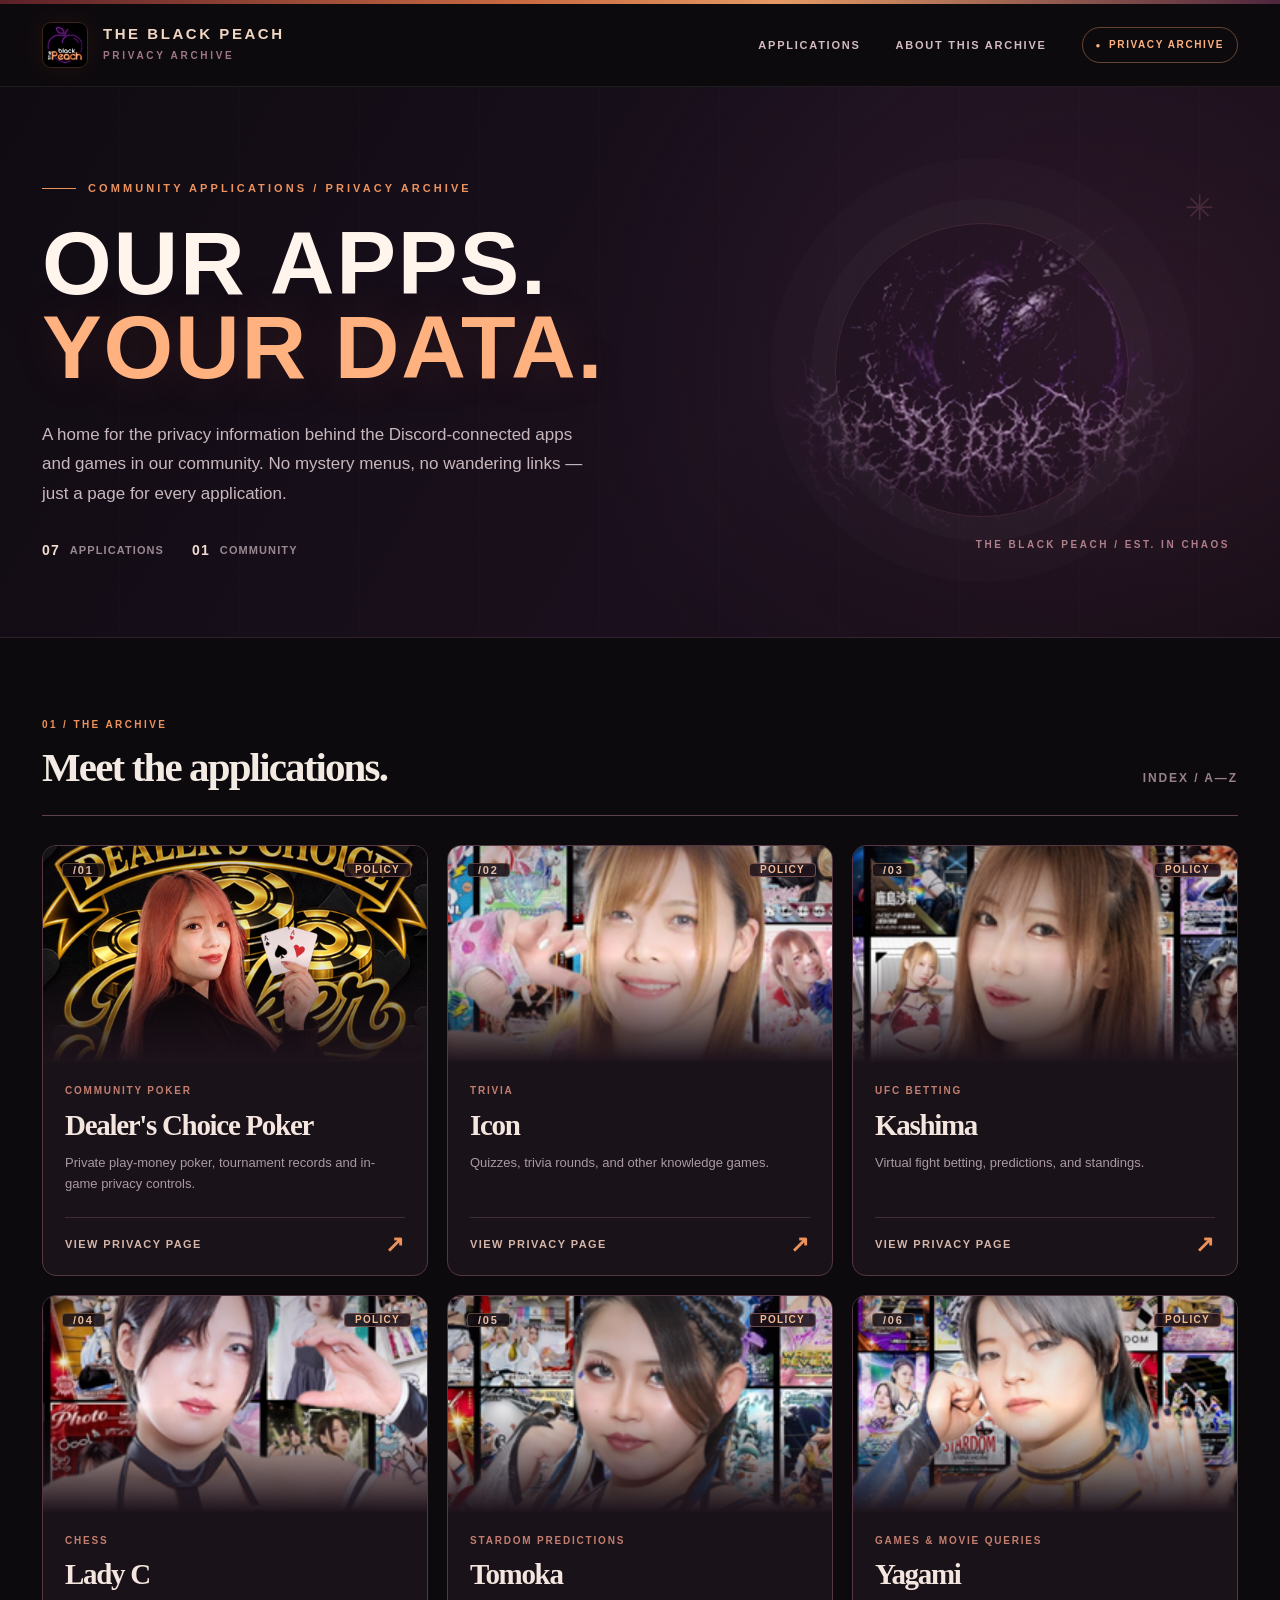
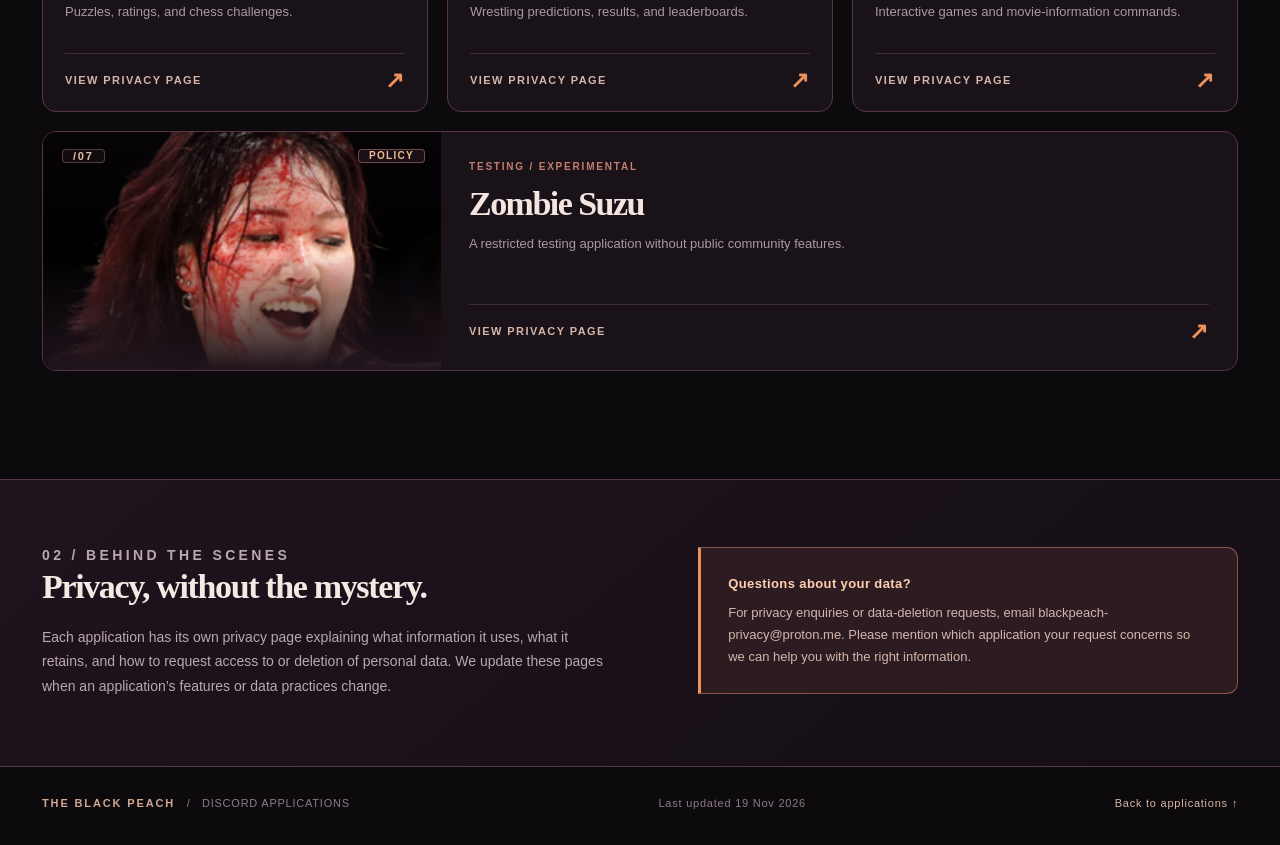
<file: index.html>
<!doctype html><html lang="en"><head><meta charset="utf-8"><meta name="viewport" content="width=device-width,initial-scale=1"><meta name="color-scheme" content="dark"><title>Discord application privacy directory · The Black Peach</title><meta name="description" content="Privacy information for seven Discord applications associated with The Black Peach."><link rel="icon" type="image/svg+xml" href="assets/favicon.svg"><link rel="stylesheet" href="assets/style.css"></head><body><a class="skip" href="#main">Skip to main content</a><div class="top-ribbon"></div>
<header class="header"><div class="shell nav"><a class="logo" href="index.html" aria-label="The Black Peach privacy index"><span class="logo-mark"><svg viewBox="0 0 40 40" xmlns="http://www.w3.org/2000/svg" aria-hidden="true"><path d="M20 12C14 4 5 13 7 24c1 10 10 12 13 8 7 5 15-1 14-11C33 10 24 5 21 12" fill="#522737" stroke="#d78861" stroke-width="1.6"/><path d="M20 13c1-5 6-8 11-8M20 14c-3-5-7-6-10-5M20 31v7m0-4-5 4m5-2 5 3" stroke="#c18177" fill="none" stroke-width="1.6" stroke-linecap="round"/></svg></span><span><span class="logo-name">THE BLACK PEACH</span><span class="logo-sub">Privacy archive</span></span></a><nav class="nav-links" aria-label="Primary"><a href="index.html#apps">Applications</a><a href="index.html#about">About this archive</a><span class="nav-pill">Privacy archive</span></nav></div></header>
<main id="main"><section class="hero"><div class="shell hero-layout"><div><p class="eyebrow">Community applications / privacy archive</p><h1><span>Our apps.</span><em>Your data.</em></h1><p class="hero-desc">A home for the privacy information behind the Discord-connected apps and games in our community. No mystery menus, no wandering links — just a page for every application.</p><div class="hero-facts"><span><strong>07</strong> applications</span><span><strong>01</strong> community</span></div></div><div class="hero-visual" aria-hidden="true"><span class="visual-symbol">✳</span><span class="visual-label">The Black Peach / est. in chaos</span></div></div></section>
<section id="apps" class="directory"><div class="shell"><div class="section-top"><div><p class="tiny-label">01 / The archive</p><h2>Meet the applications.</h2></div><p class="section-index">Index / A—Z</p></div><div class="cards"><a class="card " href="policies/dealers-choice.html" aria-label="View Dealer's Choice Poker privacy policy"><div class="card-img"><img src="assets/icons/dealers-choice.png" alt="Dealer's Choice Poker game logo" loading="lazy" width="256" height="256"><span class="card-count">/01</span><span class="card-state">Policy</span></div><div class="card-body"><p class="card-type">Community poker</p><h3 class="card-title">Dealer's Choice Poker</h3><p class="card-description">Private play-money poker, tournament records and in-game privacy controls.</p><div class="card-bottom"><span>View privacy page</span><span class="card-arrow" aria-hidden="true">↗</span></div></div></a><a class="card " href="policies/icon.html" aria-label="View Icon privacy policy"><div class="card-img"><img src="assets/icons/icon.png" alt="Icon bot avatar" loading="lazy" width="256" height="256"><span class="card-count">/02</span><span class="card-state">Policy</span></div><div class="card-body"><p class="card-type">Trivia</p><h3 class="card-title">Icon</h3><p class="card-description">Quizzes, trivia rounds, and other knowledge games.</p><div class="card-bottom"><span>View privacy page</span><span class="card-arrow" aria-hidden="true">↗</span></div></div></a><a class="card " href="policies/kashima.html" aria-label="View Kashima privacy policy"><div class="card-img"><img src="assets/icons/kashima.png" alt="Kashima bot avatar" loading="lazy" width="256" height="256"><span class="card-count">/03</span><span class="card-state">Policy</span></div><div class="card-body"><p class="card-type">UFC betting</p><h3 class="card-title">Kashima</h3><p class="card-description">Virtual fight betting, predictions, and standings.</p><div class="card-bottom"><span>View privacy page</span><span class="card-arrow" aria-hidden="true">↗</span></div></div></a><a class="card " href="policies/lady-c.html" aria-label="View Lady C privacy policy"><div class="card-img"><img src="assets/icons/lady-c.png" alt="Lady C bot avatar" loading="lazy" width="256" height="256"><span class="card-count">/04</span><span class="card-state">Policy</span></div><div class="card-body"><p class="card-type">Chess</p><h3 class="card-title">Lady C</h3><p class="card-description">Puzzles, ratings, and chess challenges.</p><div class="card-bottom"><span>View privacy page</span><span class="card-arrow" aria-hidden="true">↗</span></div></div></a><a class="card " href="policies/tomoka.html" aria-label="View Tomoka privacy policy"><div class="card-img"><img src="assets/icons/tomoka.png" alt="Tomoka bot avatar" loading="lazy" width="256" height="256"><span class="card-count">/05</span><span class="card-state">Policy</span></div><div class="card-body"><p class="card-type">Stardom predictions</p><h3 class="card-title">Tomoka</h3><p class="card-description">Wrestling predictions, results, and leaderboards.</p><div class="card-bottom"><span>View privacy page</span><span class="card-arrow" aria-hidden="true">↗</span></div></div></a><a class="card " href="policies/yagami.html" aria-label="View Yagami privacy policy"><div class="card-img"><img src="assets/icons/yagami.png" alt="Yagami bot avatar" loading="lazy" width="256" height="256"><span class="card-count">/06</span><span class="card-state">Policy</span></div><div class="card-body"><p class="card-type">Games &amp; movie queries</p><h3 class="card-title">Yagami</h3><p class="card-description">Interactive games and movie-information commands.</p><div class="card-bottom"><span>View privacy page</span><span class="card-arrow" aria-hidden="true">↗</span></div></div></a><a class="card card-wide" href="policies/zombie-suzu.html" aria-label="View Zombie Suzu privacy policy"><div class="card-img"><img src="assets/icons/zombie.png" alt="Zombie Suzu bot avatar" loading="lazy" width="256" height="256"><span class="card-count">/07</span><span class="card-state">Policy</span></div><div class="card-body"><p class="card-type">Testing / experimental</p><h3 class="card-title">Zombie Suzu</h3><p class="card-description">A restricted testing application without public community features.</p><div class="card-bottom"><span>View privacy page</span><span class="card-arrow" aria-hidden="true">↗</span></div></div></a></div></div></section>
<section class="info-section" id="about"><div class="shell info-grid"><div><p class="tiny-label">02 / Behind the scenes</p><h2>Privacy, without the mystery.</h2><p>Each application has its own privacy page explaining what information it uses, what it retains, and how to request access to or deletion of personal data. We update these pages when an application’s features or data practices change.</p></div><div class="info-warning"><strong>Questions about your data?</strong><p>For privacy enquiries or data-deletion requests, email <a href="mailto:blackpeach-privacy@proton.me">blackpeach-privacy@proton.me</a>. Please mention which application your request concerns so we can help you with the right information.</p></div></div></section>
</main><footer class="footer"><div class="shell foot"><span><strong>THE BLACK PEACH</strong> &nbsp; / &nbsp; DISCORD APPLICATIONS</span><span>Last updated 19 Nov 2026</span><a href="index.html#apps">Back to applications ↑</a></div></footer></body></html>
</file>
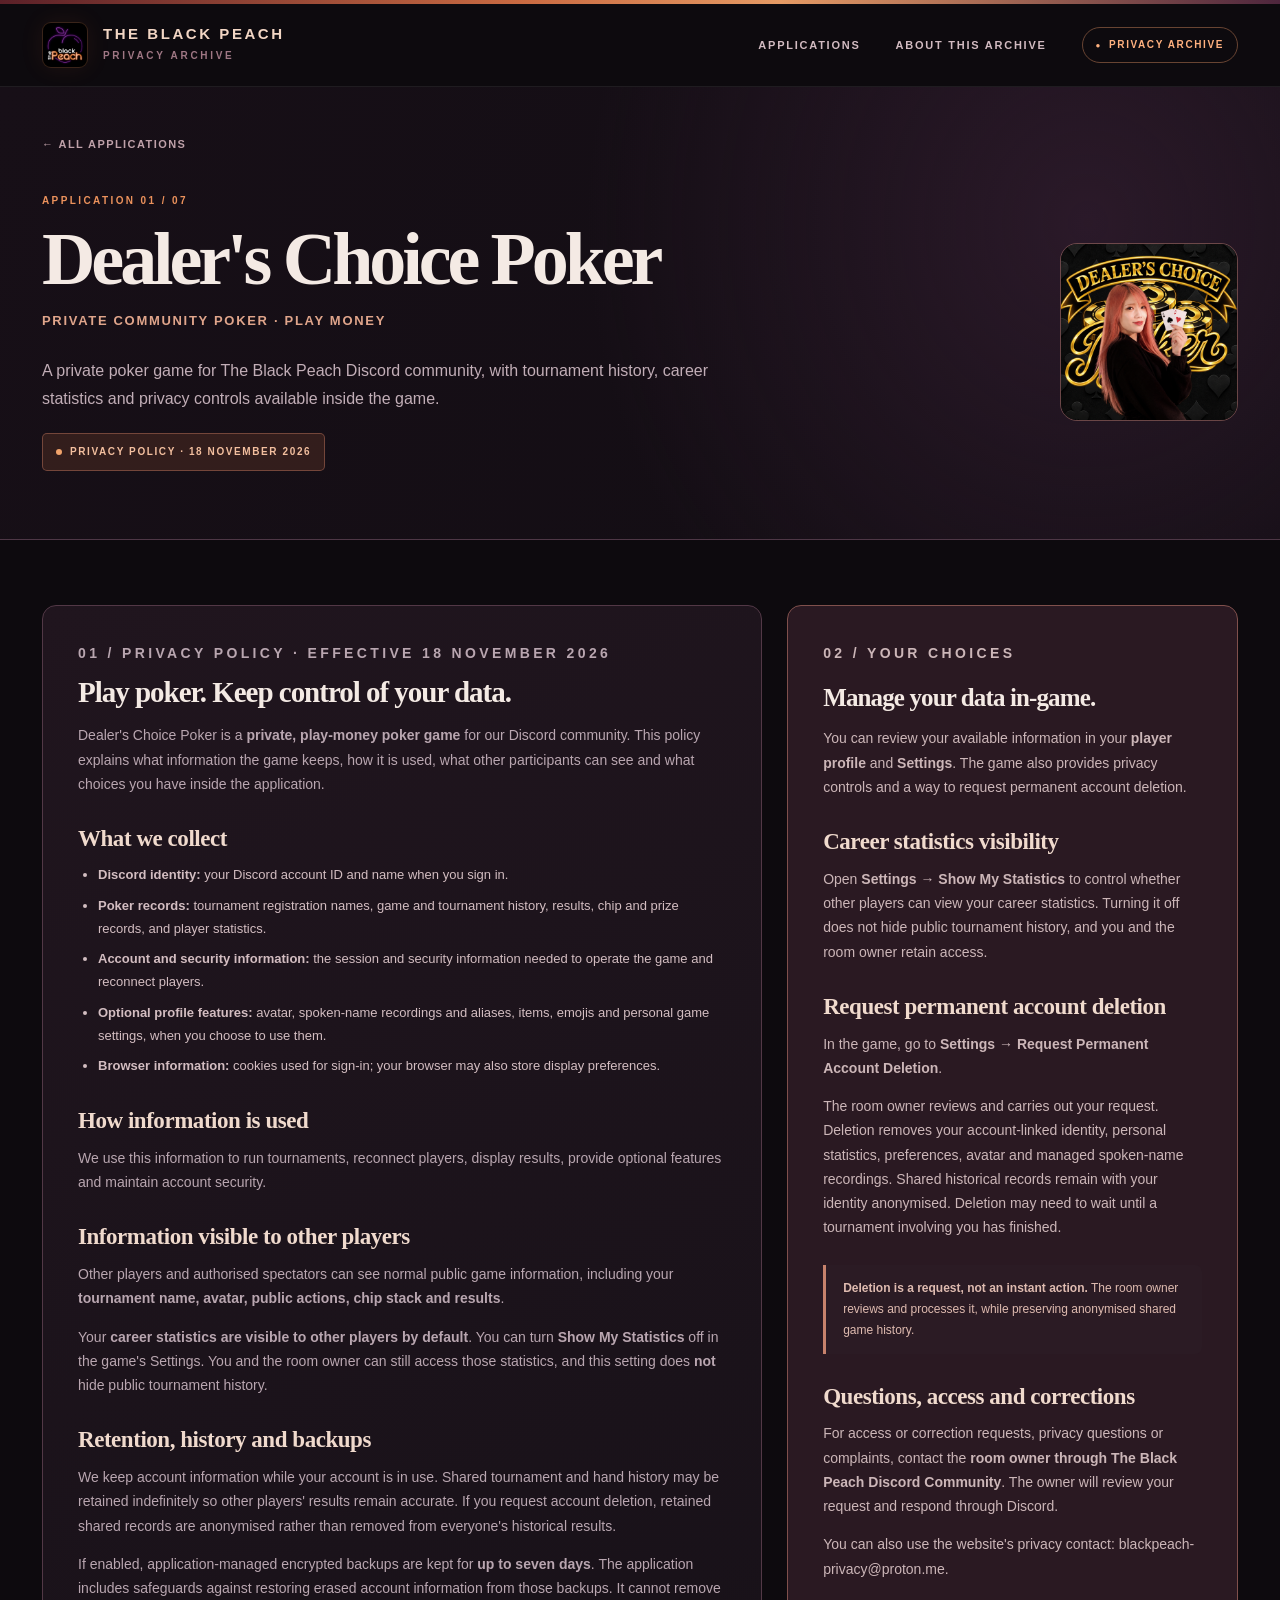
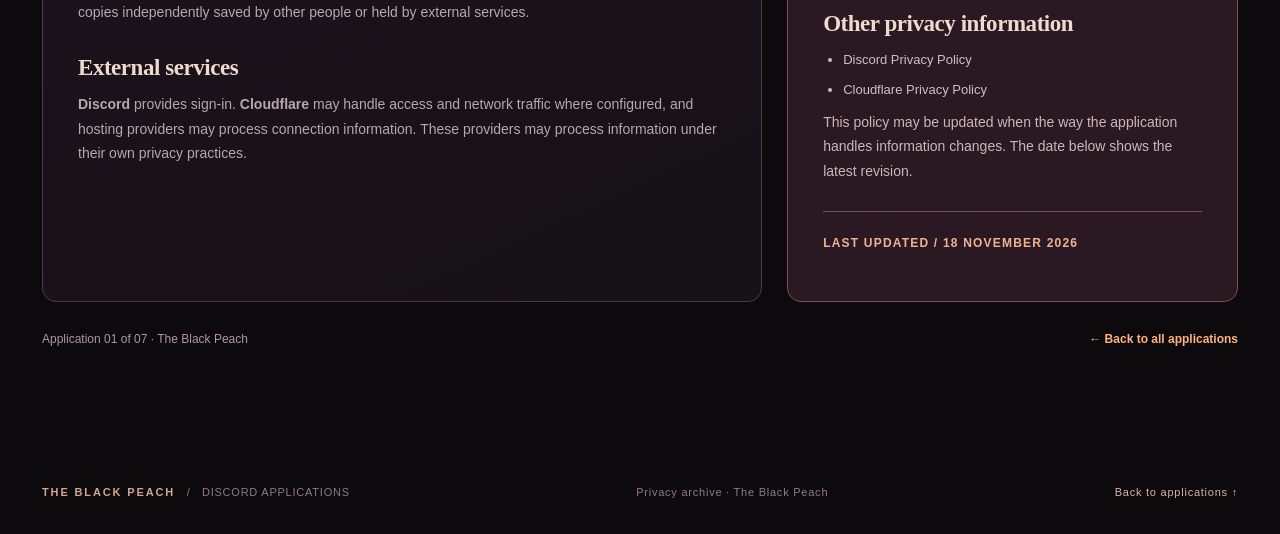
<file: policies/dealers-choice.html>
<!doctype html><html lang="en"><head><meta charset="utf-8"><meta name="viewport" content="width=device-width,initial-scale=1"><meta name="color-scheme" content="dark"><title>Dealer's Choice Poker — Privacy Policy · The Black Peach</title><meta name="description" content="Privacy policy for Dealer's Choice Poker, a private play-money poker game with in-app data controls."><link rel="icon" type="image/svg+xml" href="../assets/favicon.svg"><link rel="stylesheet" href="../assets/style.css"></head><body><a class="skip" href="#main">Skip to main content</a><div class="top-ribbon"></div>
<header class="header"><div class="shell nav"><a class="logo" href="../index.html" aria-label="The Black Peach privacy index"><span class="logo-mark"><svg viewBox="0 0 40 40" xmlns="http://www.w3.org/2000/svg" aria-hidden="true"><path d="M20 12C14 4 5 13 7 24c1 10 10 12 13 8 7 5 15-1 14-11C33 10 24 5 21 12" fill="#522737" stroke="#d78861" stroke-width="1.6"/><path d="M20 13c1-5 6-8 11-8M20 14c-3-5-7-6-10-5M20 31v7m0-4-5 4m5-2 5 3" stroke="#c18177" fill="none" stroke-width="1.6" stroke-linecap="round"/></svg></span><span><span class="logo-name">THE BLACK PEACH</span><span class="logo-sub">Privacy archive</span></span></a><nav class="nav-links" aria-label="Primary"><a href="../index.html#apps">Applications</a><a href="../index.html#about">About this archive</a><span class="nav-pill">Privacy archive</span></nav></div></header>
<main id="main"><section class="policy-hero"><div class="shell"><a class="back" href="../index.html#apps">← All applications</a><div class="policy-head"><div><p class="tiny-label">Application 01 / 07</p><h1>Dealer's Choice Poker</h1><p class="category">Private community poker · Play money</p><p class="intro">A private poker game for The Black Peach Discord community, with tournament history, career statistics and privacy controls available inside the game.</p><span class="badge-draft">Privacy policy · 18 November 2026</span></div><img class="policy-portrait" src="../assets/icons/dealers-choice.png" alt="Dealer's Choice Poker game logo" width="256" height="256"></div></div></section>
<section class="policy-main"><div class="shell"><div class="policy-cols">
<article class="paper">
  <p class="tiny-label">01 / Privacy policy · effective 18 November 2026</p>
  <h2>Play poker. Keep control of your data.</h2>
  <p>Dealer's Choice Poker is a <strong>private, play-money poker game</strong> for our Discord community. This policy explains what information the game keeps, how it is used, what other participants can see and what choices you have inside the application.</p>
  <h3 class="policy-subheading">What we collect</h3>
  <ul class="verify-list">
    <li><strong>Discord identity:</strong> your Discord account ID and name when you sign in.</li>
    <li><strong>Poker records:</strong> tournament registration names, game and tournament history, results, chip and prize records, and player statistics.</li>
    <li><strong>Account and security information:</strong> the session and security information needed to operate the game and reconnect players.</li>
    <li><strong>Optional profile features:</strong> avatar, spoken-name recordings and aliases, items, emojis and personal game settings, when you choose to use them.</li>
    <li><strong>Browser information:</strong> cookies used for sign-in; your browser may also store display preferences.</li>
  </ul>
  <h3 class="policy-subheading">How information is used</h3>
  <p>We use this information to run tournaments, reconnect players, display results, provide optional features and maintain account security.</p>
  <h3 class="policy-subheading">Information visible to other players</h3>
  <p>Other players and authorised spectators can see normal public game information, including your <strong>tournament name, avatar, public actions, chip stack and results</strong>.</p>
  <p>Your <strong>career statistics are visible to other players by default</strong>. You can turn <strong>Show My Statistics</strong> off in the game's Settings. You and the room owner can still access those statistics, and this setting does <strong>not</strong> hide public tournament history.</p>
  <h3 class="policy-subheading">Retention, history and backups</h3>
  <p>We keep account information while your account is in use. Shared tournament and hand history may be retained indefinitely so other players' results remain accurate. If you request account deletion, retained shared records are anonymised rather than removed from everyone's historical results.</p>
  <p>If enabled, application-managed encrypted backups are kept for <strong>up to seven days</strong>. The application includes safeguards against restoring erased account information from those backups. It cannot remove copies independently saved by other people or held by external services.</p>
  <h3 class="policy-subheading">External services</h3>
  <p><strong>Discord</strong> provides sign-in. <strong>Cloudflare</strong> may handle access and network traffic where configured, and hosting providers may process connection information. These providers may process information under their own privacy practices.</p>
</article>
<aside class="paper note-panel">
  <p class="tiny-label">02 / Your choices</p>
  <h2>Manage your data in-game.</h2>
  <p>You can review your available information in your <strong>player profile</strong> and <strong>Settings</strong>. The game also provides privacy controls and a way to request permanent account deletion.</p>
  <h3 class="policy-subheading">Career statistics visibility</h3>
  <p>Open <strong>Settings → Show My Statistics</strong> to control whether other players can view your career statistics. Turning it off does not hide public tournament history, and you and the room owner retain access.</p>
  <h3 class="policy-subheading">Request permanent account deletion</h3>
  <p>In the game, go to <strong>Settings → Request Permanent Account Deletion</strong>.</p>
  <p>The room owner reviews and carries out your request. Deletion removes your account-linked identity, personal statistics, preferences, avatar and managed spoken-name recordings. Shared historical records remain with your identity anonymised. Deletion may need to wait until a tournament involving you has finished.</p>
  <div class="auth-confirmed"><strong>Deletion is a request, not an instant action.</strong> The room owner reviews and processes it, while preserving anonymised shared game history.</div>
  <h3 class="policy-subheading">Questions, access and corrections</h3>
  <p>For access or correction requests, privacy questions or complaints, contact the <strong>room owner through The Black Peach Discord Community</strong>. The owner will review your request and respond through Discord.</p>
  <p>You can also use the website's privacy contact: <a href="mailto:blackpeach-privacy@proton.me">blackpeach-privacy@proton.me</a>.</p>
  <h3 class="policy-subheading">Other privacy information</h3>
  <ul class="verify-list">
    <li><a href="https://discord.com/privacy" rel="noopener noreferrer">Discord Privacy Policy</a></li>
    <li><a href="https://www.cloudflare.com/privacypolicy/" rel="noopener noreferrer">Cloudflare Privacy Policy</a></li>
  </ul>
  <p>This policy may be updated when the way the application handles information changes. The date below shows the latest revision.</p>
  <p class="caps">Last updated / 18 November 2026</p>
</aside></div>
<div class="subfoot"><span>Application 01 of 07 · The Black Peach</span><a href="../index.html#apps">← Back to all applications</a></div></div></section></main><footer class="footer"><div class="shell foot"><span><strong>THE BLACK PEACH</strong> &nbsp; / &nbsp; DISCORD APPLICATIONS</span><span>Privacy archive · The Black Peach</span><a href="../index.html#apps">Back to applications ↑</a></div></footer></body></html>
</file>
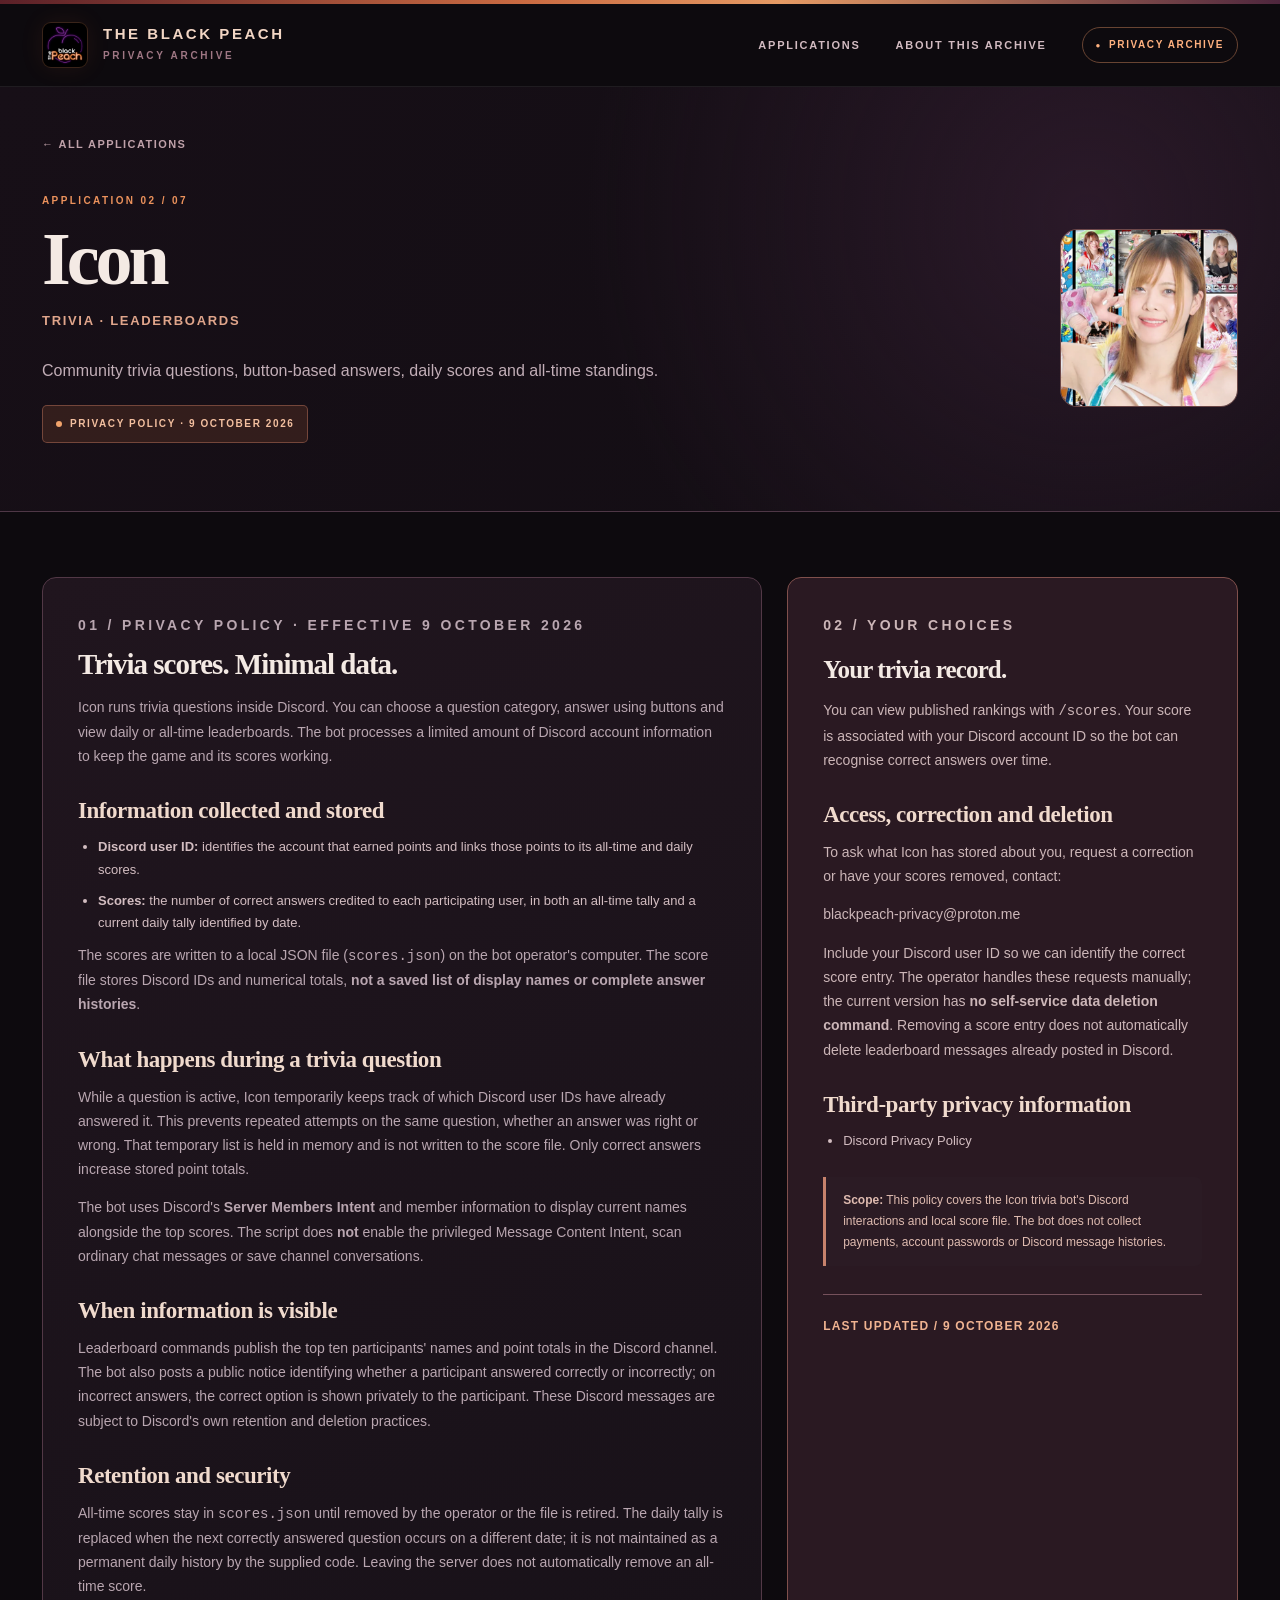
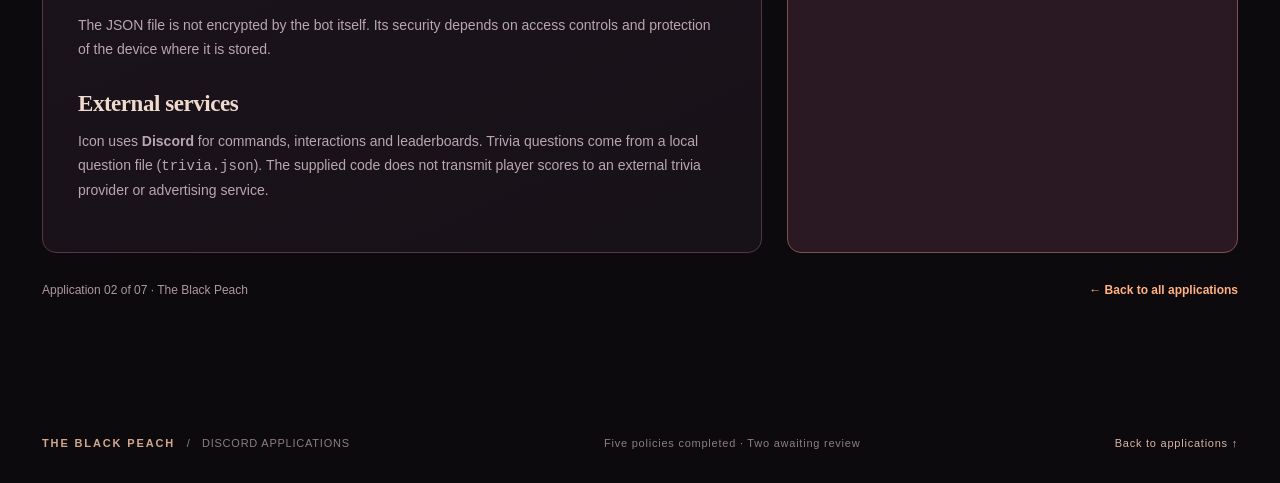
<file: policies/icon.html>
<!doctype html><html lang="en"><head><meta charset="utf-8"><meta name="viewport" content="width=device-width,initial-scale=1"><meta name="color-scheme" content="dark"><title>Icon — Privacy Policy · The Black Peach</title><meta name="description" content="Privacy policy for Icon, The Black Peach Discord trivia bot."><link rel="icon" type="image/svg+xml" href="../assets/favicon.svg"><link rel="stylesheet" href="../assets/style.css"></head><body><a class="skip" href="#main">Skip to main content</a><div class="top-ribbon"></div>
<header class="header"><div class="shell nav"><a class="logo" href="../index.html" aria-label="The Black Peach privacy index"><span class="logo-mark"><svg viewBox="0 0 40 40" xmlns="http://www.w3.org/2000/svg" aria-hidden="true"><path d="M20 12C14 4 5 13 7 24c1 10 10 12 13 8 7 5 15-1 14-11C33 10 24 5 21 12" fill="#522737" stroke="#d78861" stroke-width="1.6"/><path d="M20 13c1-5 6-8 11-8M20 14c-3-5-7-6-10-5M20 31v7m0-4-5 4m5-2 5 3" stroke="#c18177" fill="none" stroke-width="1.6" stroke-linecap="round"/></svg></span><span><span class="logo-name">THE BLACK PEACH</span><span class="logo-sub">Privacy archive</span></span></a><nav class="nav-links" aria-label="Primary"><a href="../index.html#apps">Applications</a><a href="../index.html#about">About this archive</a><span class="nav-pill">Privacy archive</span></nav></div></header>
<main id="main"><section class="policy-hero"><div class="shell"><a class="back" href="../index.html#apps">← All applications</a><div class="policy-head"><div><p class="tiny-label">Application 02 / 07</p><h1>Icon</h1><p class="category">Trivia · leaderboards</p><p class="intro">Community trivia questions, button-based answers, daily scores and all-time standings.</p><span class="badge-draft">Privacy policy · 9 October 2026</span></div><img class="policy-portrait" src="../assets/icons/icon.png" alt="Icon application icon" width="256" height="256"></div></div></section>
<section class="policy-main"><div class="shell"><div class="policy-cols">
<article class="paper">
  <p class="tiny-label">01 / Privacy policy · effective 9 October 2026</p>
  <h2>Trivia scores. Minimal data.</h2>
  <p>Icon runs trivia questions inside Discord. You can choose a question category, answer using buttons and view daily or all-time leaderboards. The bot processes a limited amount of Discord account information to keep the game and its scores working.</p>
  <h3 class="policy-subheading">Information collected and stored</h3>
  <ul class="verify-list">
    <li><strong>Discord user ID:</strong> identifies the account that earned points and links those points to its all-time and daily scores.</li>
    <li><strong>Scores:</strong> the number of correct answers credited to each participating user, in both an all-time tally and a current daily tally identified by date.</li>
  </ul>
  <p>The scores are written to a local JSON file (<code>scores.json</code>) on the bot operator's computer. The score file stores Discord IDs and numerical totals, <strong>not a saved list of display names or complete answer histories</strong>.</p>
  <h3 class="policy-subheading">What happens during a trivia question</h3>
  <p>While a question is active, Icon temporarily keeps track of which Discord user IDs have already answered it. This prevents repeated attempts on the same question, whether an answer was right or wrong. That temporary list is held in memory and is not written to the score file. Only correct answers increase stored point totals.</p>
  <p>The bot uses Discord's <strong>Server Members Intent</strong> and member information to display current names alongside the top scores. The script does <strong>not</strong> enable the privileged Message Content Intent, scan ordinary chat messages or save channel conversations.</p>
  <h3 class="policy-subheading">When information is visible</h3>
  <p>Leaderboard commands publish the top ten participants' names and point totals in the Discord channel. The bot also posts a public notice identifying whether a participant answered correctly or incorrectly; on incorrect answers, the correct option is shown privately to the participant. These Discord messages are subject to Discord's own retention and deletion practices.</p>
  <h3 class="policy-subheading">Retention and security</h3>
  <p>All-time scores stay in <code>scores.json</code> until removed by the operator or the file is retired. The daily tally is replaced when the next correctly answered question occurs on a different date; it is not maintained as a permanent daily history by the supplied code. Leaving the server does not automatically remove an all-time score.</p>
  <p>The JSON file is not encrypted by the bot itself. Its security depends on access controls and protection of the device where it is stored.</p>
  <h3 class="policy-subheading">External services</h3>
  <p>Icon uses <strong>Discord</strong> for commands, interactions and leaderboards. Trivia questions come from a local question file (<code>trivia.json</code>). The supplied code does not transmit player scores to an external trivia provider or advertising service.</p>
</article>
<aside class="paper note-panel">
  <p class="tiny-label">02 / Your choices</p>
  <h2>Your trivia record.</h2>
  <p>You can view published rankings with <code>/scores</code>. Your score is associated with your Discord account ID so the bot can recognise correct answers over time.</p>
  <h3 class="policy-subheading">Access, correction and deletion</h3>
  <p>To ask what Icon has stored about you, request a correction or have your scores removed, contact:</p>
  <p><a href="mailto:blackpeach-privacy@proton.me">blackpeach-privacy@proton.me</a></p>
  <p>Include your Discord user ID so we can identify the correct score entry. The operator handles these requests manually; the current version has <strong>no self-service data deletion command</strong>. Removing a score entry does not automatically delete leaderboard messages already posted in Discord.</p>
  <h3 class="policy-subheading">Third-party privacy information</h3>
  <ul class="verify-list">
    <li><a href="https://discord.com/privacy" rel="noopener noreferrer">Discord Privacy Policy</a></li>
  </ul>
  <div class="auth-confirmed"><strong>Scope:</strong> This policy covers the Icon trivia bot's Discord interactions and local score file. The bot does not collect payments, account passwords or Discord message histories.</div>
  <p class="caps">Last updated / 9 October 2026</p>
</aside></div>
<div class="subfoot"><span>Application 02 of 07 · The Black Peach</span><a href="../index.html#apps">← Back to all applications</a></div></div></section></main><footer class="footer"><div class="shell foot"><span><strong>THE BLACK PEACH</strong> &nbsp; / &nbsp; DISCORD APPLICATIONS</span><span>Five policies completed · Two awaiting review</span><a href="../index.html#apps">Back to applications ↑</a></div></footer></body></html>
</file>
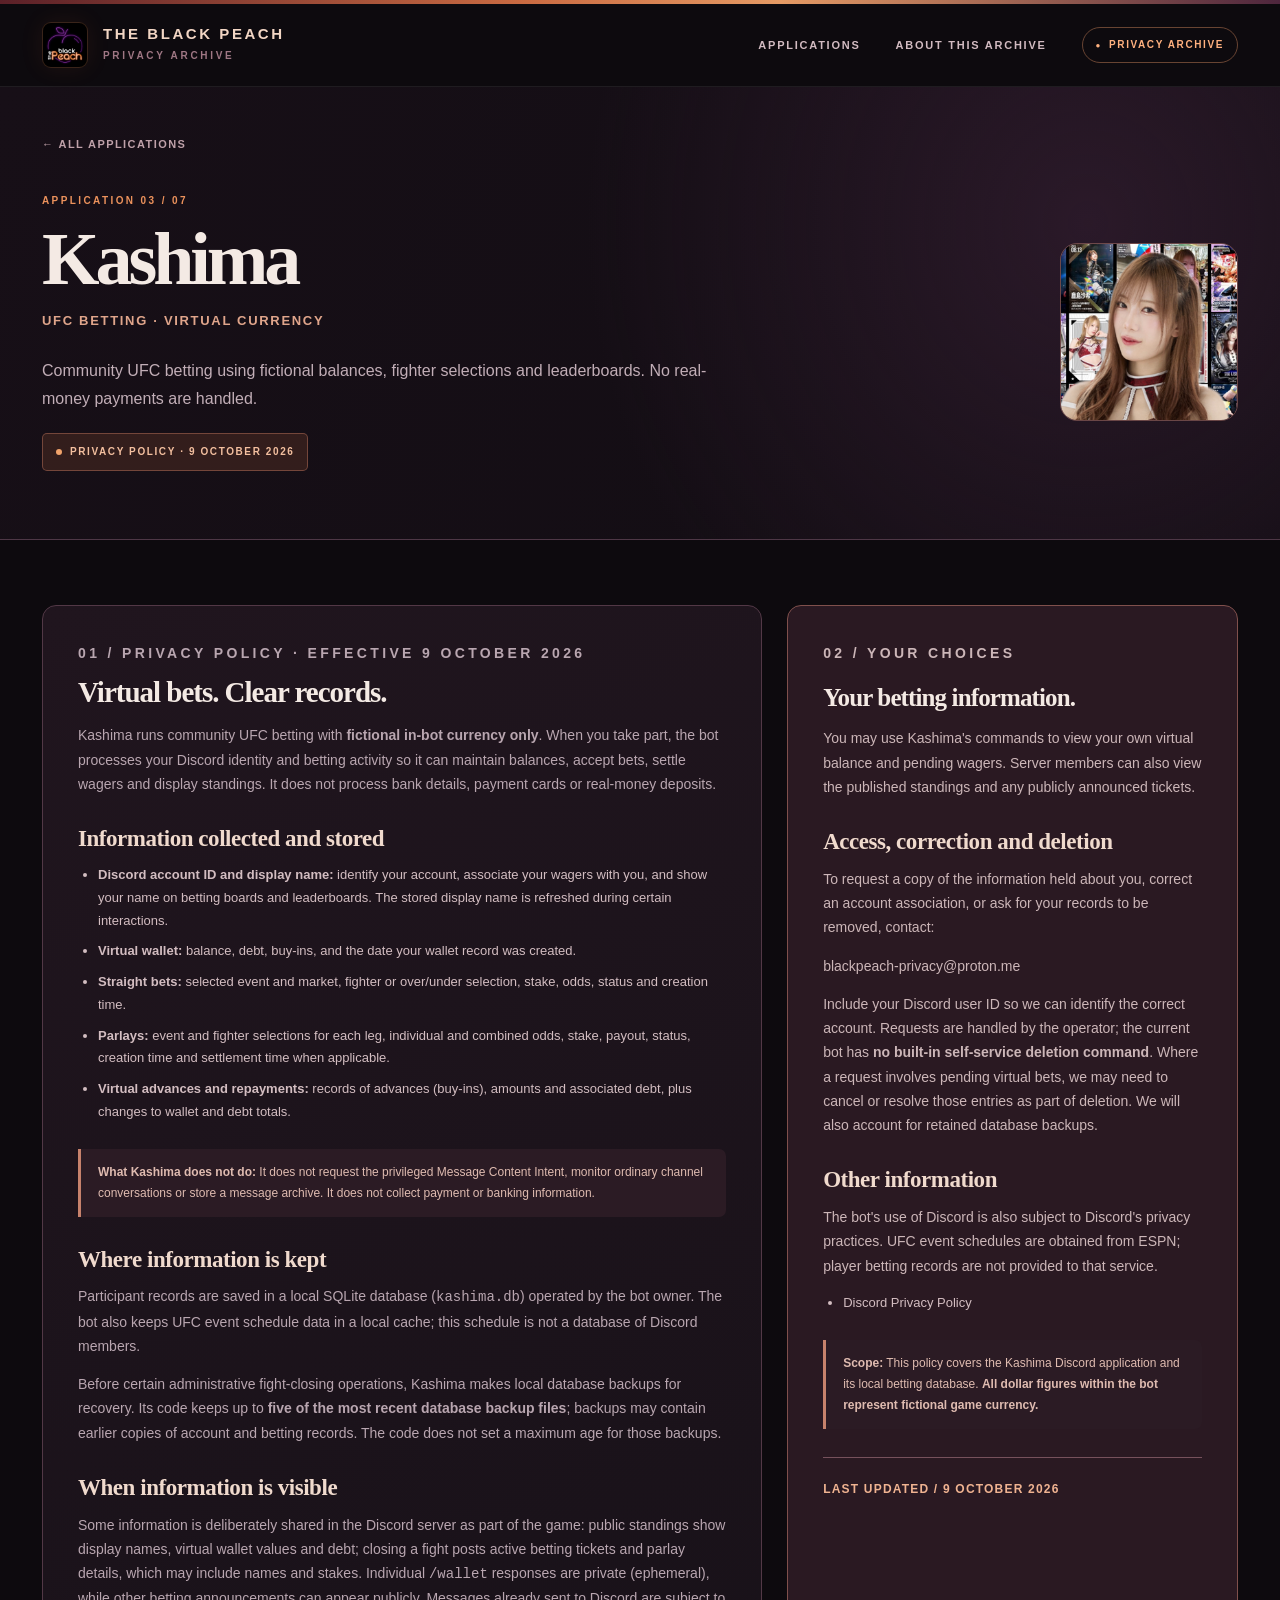
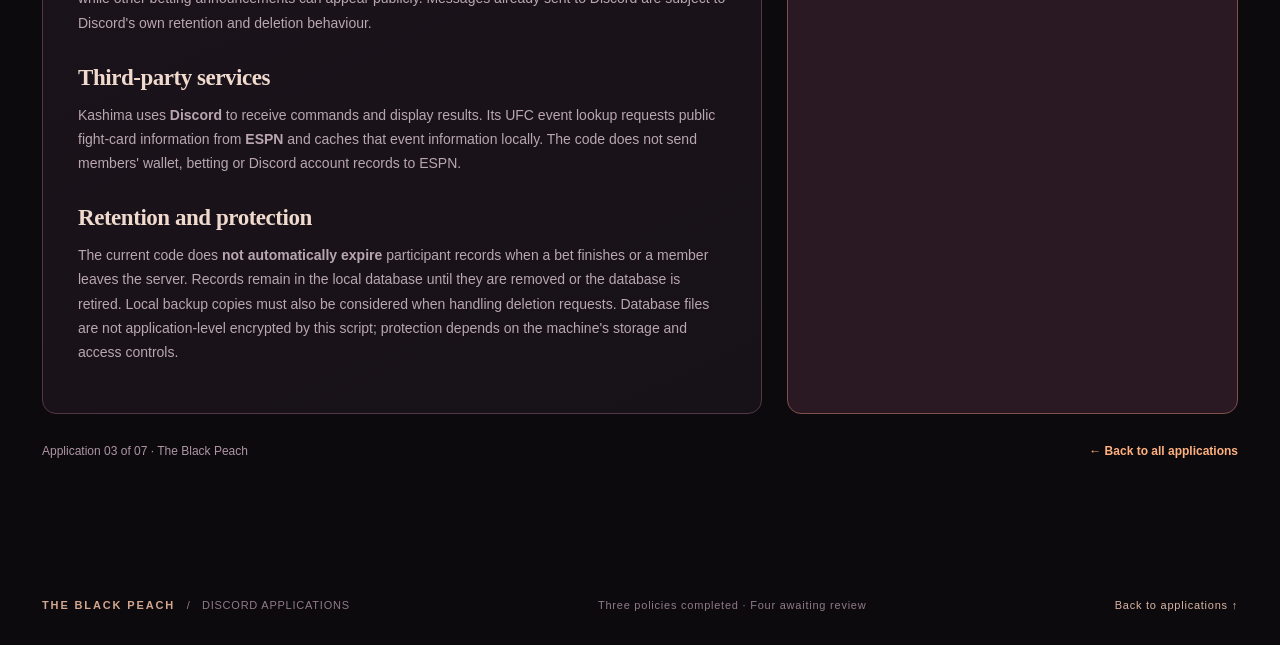
<file: policies/kashima.html>
<!doctype html><html lang="en"><head><meta charset="utf-8"><meta name="viewport" content="width=device-width,initial-scale=1"><meta name="color-scheme" content="dark"><title>Kashima — Privacy Policy · The Black Peach</title><meta name="description" content="Privacy policy for Kashima, The Black Peach’s virtual UFC betting Discord bot."><link rel="icon" type="image/svg+xml" href="../assets/favicon.svg"><link rel="stylesheet" href="../assets/style.css"></head><body><a class="skip" href="#main">Skip to main content</a><div class="top-ribbon"></div>
<header class="header"><div class="shell nav"><a class="logo" href="../index.html" aria-label="The Black Peach privacy index"><span class="logo-mark"><svg viewBox="0 0 40 40" xmlns="http://www.w3.org/2000/svg" aria-hidden="true"><path d="M20 12C14 4 5 13 7 24c1 10 10 12 13 8 7 5 15-1 14-11C33 10 24 5 21 12" fill="#522737" stroke="#d78861" stroke-width="1.6"/><path d="M20 13c1-5 6-8 11-8M20 14c-3-5-7-6-10-5M20 31v7m0-4-5 4m5-2 5 3" stroke="#c18177" fill="none" stroke-width="1.6" stroke-linecap="round"/></svg></span><span><span class="logo-name">THE BLACK PEACH</span><span class="logo-sub">Privacy archive</span></span></a><nav class="nav-links" aria-label="Primary"><a href="../index.html#apps">Applications</a><a href="../index.html#about">About this archive</a><span class="nav-pill">Privacy archive</span></nav></div></header>
<main id="main"><section class="policy-hero"><div class="shell"><a class="back" href="../index.html#apps">← All applications</a><div class="policy-head"><div><p class="tiny-label">Application 03 / 07</p><h1>Kashima</h1><p class="category">UFC betting · virtual currency</p><p class="intro">Community UFC betting using fictional balances, fighter selections and leaderboards. No real-money payments are handled.</p><span class="badge-draft">Privacy policy · 9 October 2026</span></div><img class="policy-portrait" src="../assets/icons/kashima.png" alt="Kashima application icon" width="256" height="256"></div></div></section>
<section class="policy-main"><div class="shell"><div class="policy-cols">
<article class="paper">
  <p class="tiny-label">01 / Privacy policy · effective 9 October 2026</p>
  <h2>Virtual bets. Clear records.</h2>
  <p>Kashima runs community UFC betting with <strong>fictional in-bot currency only</strong>. When you take part, the bot processes your Discord identity and betting activity so it can maintain balances, accept bets, settle wagers and display standings. It does not process bank details, payment cards or real-money deposits.</p>
  <h3 class="policy-subheading">Information collected and stored</h3>
  <ul class="verify-list">
    <li><strong>Discord account ID and display name:</strong> identify your account, associate your wagers with you, and show your name on betting boards and leaderboards. The stored display name is refreshed during certain interactions.</li>
    <li><strong>Virtual wallet:</strong> balance, debt, buy-ins, and the date your wallet record was created.</li>
    <li><strong>Straight bets:</strong> selected event and market, fighter or over/under selection, stake, odds, status and creation time.</li>
    <li><strong>Parlays:</strong> event and fighter selections for each leg, individual and combined odds, stake, payout, status, creation time and settlement time when applicable.</li>
    <li><strong>Virtual advances and repayments:</strong> records of advances (buy-ins), amounts and associated debt, plus changes to wallet and debt totals.</li>
  </ul>
  <div class="auth-confirmed"><strong>What Kashima does not do:</strong> It does not request the privileged Message Content Intent, monitor ordinary channel conversations or store a message archive. It does not collect payment or banking information.</div>
  <h3 class="policy-subheading">Where information is kept</h3>
  <p>Participant records are saved in a local SQLite database (<code>kashima.db</code>) operated by the bot owner. The bot also keeps UFC event schedule data in a local cache; this schedule is not a database of Discord members.</p>
  <p>Before certain administrative fight-closing operations, Kashima makes local database backups for recovery. Its code keeps up to <strong>five of the most recent database backup files</strong>; backups may contain earlier copies of account and betting records. The code does not set a maximum age for those backups.</p>
  <h3 class="policy-subheading">When information is visible</h3>
  <p>Some information is deliberately shared in the Discord server as part of the game: public standings show display names, virtual wallet values and debt; closing a fight posts active betting tickets and parlay details, which may include names and stakes. Individual <code>/wallet</code> responses are private (ephemeral), while other betting announcements can appear publicly. Messages already sent to Discord are subject to Discord's own retention and deletion behaviour.</p>
  <h3 class="policy-subheading">Third-party services</h3>
  <p>Kashima uses <strong>Discord</strong> to receive commands and display results. Its UFC event lookup requests public fight-card information from <strong>ESPN</strong> and caches that event information locally. The code does not send members' wallet, betting or Discord account records to ESPN.</p>
  <h3 class="policy-subheading">Retention and protection</h3>
  <p>The current code does <strong>not automatically expire</strong> participant records when a bet finishes or a member leaves the server. Records remain in the local database until they are removed or the database is retired. Local backup copies must also be considered when handling deletion requests. Database files are not application-level encrypted by this script; protection depends on the machine's storage and access controls.</p>
</article>
<aside class="paper note-panel">
  <p class="tiny-label">02 / Your choices</p>
  <h2>Your betting information.</h2>
  <p>You may use Kashima's commands to view your own virtual balance and pending wagers. Server members can also view the published standings and any publicly announced tickets.</p>
  <h3 class="policy-subheading">Access, correction and deletion</h3>
  <p>To request a copy of the information held about you, correct an account association, or ask for your records to be removed, contact:</p>
  <p><a href="mailto:blackpeach-privacy@proton.me">blackpeach-privacy@proton.me</a></p>
  <p>Include your Discord user ID so we can identify the correct account. Requests are handled by the operator; the current bot has <strong>no built-in self-service deletion command</strong>. Where a request involves pending virtual bets, we may need to cancel or resolve those entries as part of deletion. We will also account for retained database backups.</p>
  <h3 class="policy-subheading">Other information</h3>
  <p>The bot's use of Discord is also subject to Discord's privacy practices. UFC event schedules are obtained from ESPN; player betting records are not provided to that service.</p>
  <ul class="verify-list">
    <li><a href="https://discord.com/privacy" rel="noopener noreferrer">Discord Privacy Policy</a></li>
  </ul>
  <div class="auth-confirmed"><strong>Scope:</strong> This policy covers the Kashima Discord application and its local betting database. <strong>All dollar figures within the bot represent fictional game currency.</strong></div>
  <p class="caps">Last updated / 9 October 2026</p>
</aside></div>
<div class="subfoot"><span>Application 03 of 07 · The Black Peach</span><a href="../index.html#apps">← Back to all applications</a></div></div></section></main><footer class="footer"><div class="shell foot"><span><strong>THE BLACK PEACH</strong> &nbsp; / &nbsp; DISCORD APPLICATIONS</span><span>Three policies completed · Four awaiting review</span><a href="../index.html#apps">Back to applications ↑</a></div></footer></body></html>
</file>
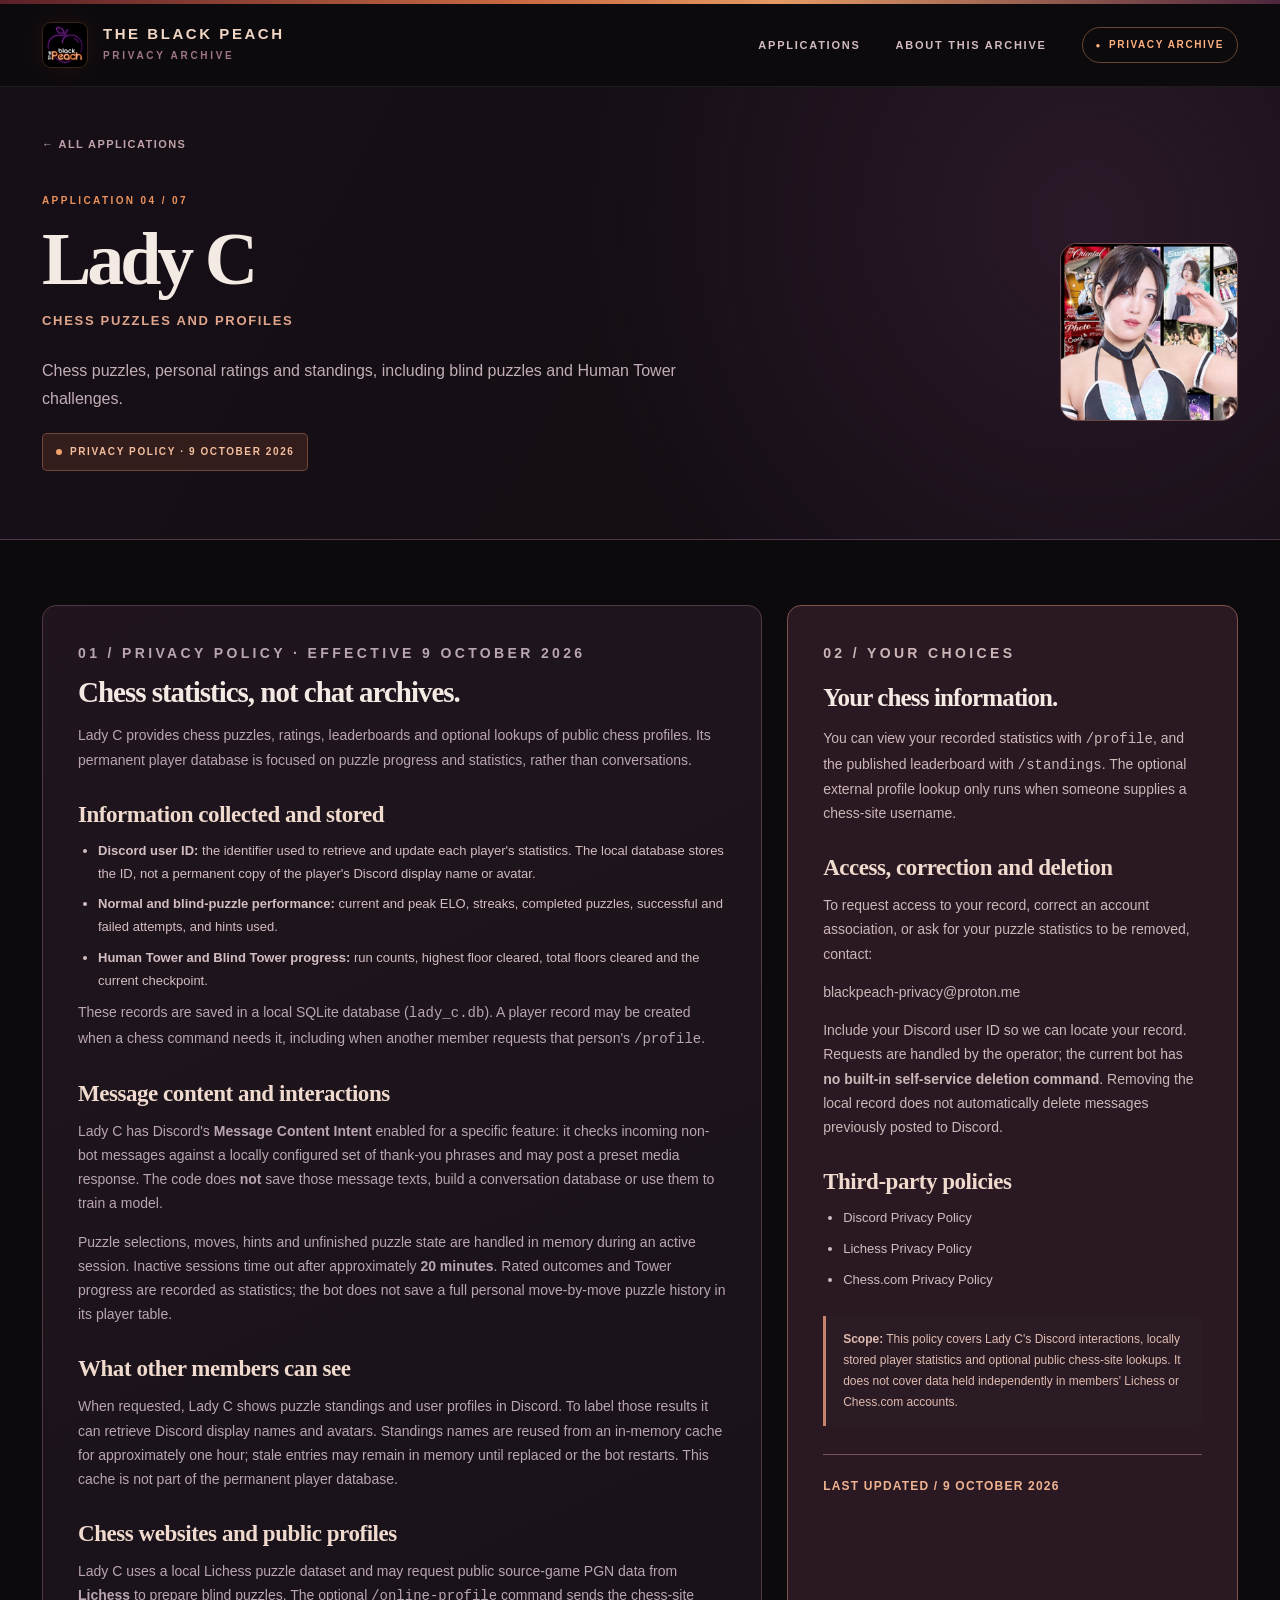
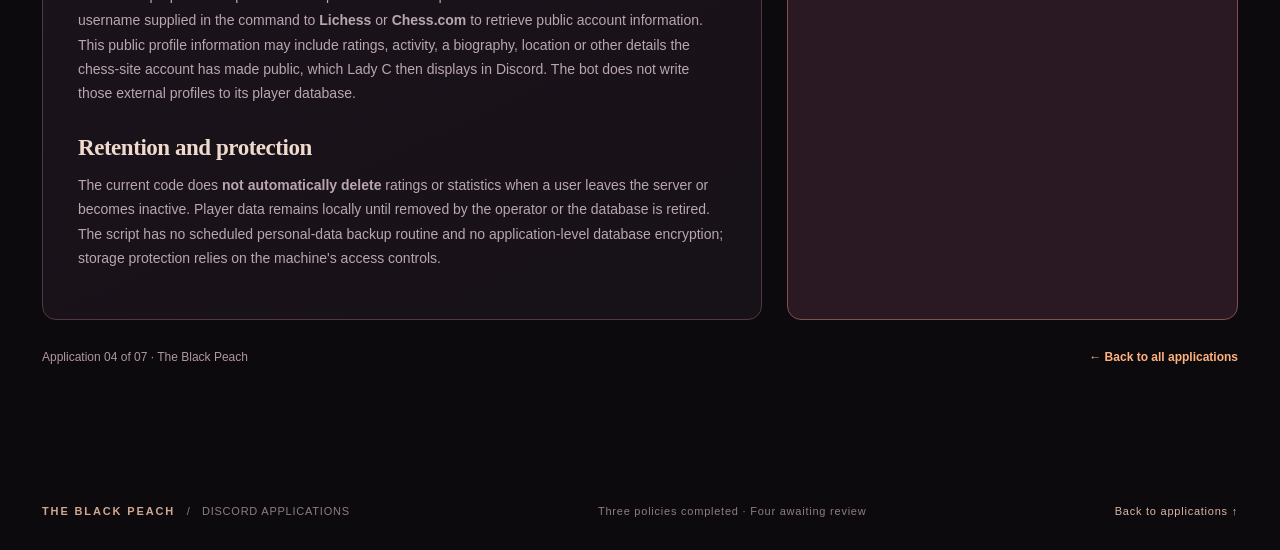
<file: policies/lady-c.html>
<!doctype html><html lang="en"><head><meta charset="utf-8"><meta name="viewport" content="width=device-width,initial-scale=1"><meta name="color-scheme" content="dark"><title>Lady C — Privacy Policy · The Black Peach</title><meta name="description" content="Privacy policy for Lady C, The Black Peach’s Discord chess puzzle bot."><link rel="icon" type="image/svg+xml" href="../assets/favicon.svg"><link rel="stylesheet" href="../assets/style.css"></head><body><a class="skip" href="#main">Skip to main content</a><div class="top-ribbon"></div>
<header class="header"><div class="shell nav"><a class="logo" href="../index.html" aria-label="The Black Peach privacy index"><span class="logo-mark"><svg viewBox="0 0 40 40" xmlns="http://www.w3.org/2000/svg" aria-hidden="true"><path d="M20 12C14 4 5 13 7 24c1 10 10 12 13 8 7 5 15-1 14-11C33 10 24 5 21 12" fill="#522737" stroke="#d78861" stroke-width="1.6"/><path d="M20 13c1-5 6-8 11-8M20 14c-3-5-7-6-10-5M20 31v7m0-4-5 4m5-2 5 3" stroke="#c18177" fill="none" stroke-width="1.6" stroke-linecap="round"/></svg></span><span><span class="logo-name">THE BLACK PEACH</span><span class="logo-sub">Privacy archive</span></span></a><nav class="nav-links" aria-label="Primary"><a href="../index.html#apps">Applications</a><a href="../index.html#about">About this archive</a><span class="nav-pill">Privacy archive</span></nav></div></header>
<main id="main"><section class="policy-hero"><div class="shell"><a class="back" href="../index.html#apps">← All applications</a><div class="policy-head"><div><p class="tiny-label">Application 04 / 07</p><h1>Lady C</h1><p class="category">Chess puzzles and profiles</p><p class="intro">Chess puzzles, personal ratings and standings, including blind puzzles and Human Tower challenges.</p><span class="badge-draft">Privacy policy · 9 October 2026</span></div><img class="policy-portrait" src="../assets/icons/lady-c.png" alt="Lady C application icon" width="256" height="256"></div></div></section>
<section class="policy-main"><div class="shell"><div class="policy-cols">
<article class="paper">
  <p class="tiny-label">01 / Privacy policy · effective 9 October 2026</p>
  <h2>Chess statistics, not chat archives.</h2>
  <p>Lady C provides chess puzzles, ratings, leaderboards and optional lookups of public chess profiles. Its permanent player database is focused on puzzle progress and statistics, rather than conversations.</p>
  <h3 class="policy-subheading">Information collected and stored</h3>
  <ul class="verify-list">
    <li><strong>Discord user ID:</strong> the identifier used to retrieve and update each player's statistics. The local database stores the ID, not a permanent copy of the player's Discord display name or avatar.</li>
    <li><strong>Normal and blind-puzzle performance:</strong> current and peak ELO, streaks, completed puzzles, successful and failed attempts, and hints used.</li>
    <li><strong>Human Tower and Blind Tower progress:</strong> run counts, highest floor cleared, total floors cleared and the current checkpoint.</li>
  </ul>
  <p>These records are saved in a local SQLite database (<code>lady_c.db</code>). A player record may be created when a chess command needs it, including when another member requests that person's <code>/profile</code>.</p>
  <h3 class="policy-subheading">Message content and interactions</h3>
  <p>Lady C has Discord's <strong>Message Content Intent</strong> enabled for a specific feature: it checks incoming non-bot messages against a locally configured set of thank-you phrases and may post a preset media response. The code does <strong>not</strong> save those message texts, build a conversation database or use them to train a model.</p>
  <p>Puzzle selections, moves, hints and unfinished puzzle state are handled in memory during an active session. Inactive sessions time out after approximately <strong>20 minutes</strong>. Rated outcomes and Tower progress are recorded as statistics; the bot does not save a full personal move-by-move puzzle history in its player table.</p>
  <h3 class="policy-subheading">What other members can see</h3>
  <p>When requested, Lady C shows puzzle standings and user profiles in Discord. To label those results it can retrieve Discord display names and avatars. Standings names are reused from an in-memory cache for approximately one hour; stale entries may remain in memory until replaced or the bot restarts. This cache is not part of the permanent player database.</p>
  <h3 class="policy-subheading">Chess websites and public profiles</h3>
  <p>Lady C uses a local Lichess puzzle dataset and may request public source-game PGN data from <strong>Lichess</strong> to prepare blind puzzles. The optional <code>/online-profile</code> command sends the chess-site username supplied in the command to <strong>Lichess</strong> or <strong>Chess.com</strong> to retrieve public account information. This public profile information may include ratings, activity, a biography, location or other details the chess-site account has made public, which Lady C then displays in Discord. The bot does not write those external profiles to its player database.</p>
  <h3 class="policy-subheading">Retention and protection</h3>
  <p>The current code does <strong>not automatically delete</strong> ratings or statistics when a user leaves the server or becomes inactive. Player data remains locally until removed by the operator or the database is retired. The script has no scheduled personal-data backup routine and no application-level database encryption; storage protection relies on the machine's access controls.</p>
</article>
<aside class="paper note-panel">
  <p class="tiny-label">02 / Your choices</p>
  <h2>Your chess information.</h2>
  <p>You can view your recorded statistics with <code>/profile</code>, and the published leaderboard with <code>/standings</code>. The optional external profile lookup only runs when someone supplies a chess-site username.</p>
  <h3 class="policy-subheading">Access, correction and deletion</h3>
  <p>To request access to your record, correct an account association, or ask for your puzzle statistics to be removed, contact:</p>
  <p><a href="mailto:blackpeach-privacy@proton.me">blackpeach-privacy@proton.me</a></p>
  <p>Include your Discord user ID so we can locate your record. Requests are handled by the operator; the current bot has <strong>no built-in self-service deletion command</strong>. Removing the local record does not automatically delete messages previously posted to Discord.</p>
  <h3 class="policy-subheading">Third-party policies</h3>
  <ul class="verify-list">
    <li><a href="https://discord.com/privacy" rel="noopener noreferrer">Discord Privacy Policy</a></li>
    <li><a href="https://lichess.org/privacy" rel="noopener noreferrer">Lichess Privacy Policy</a></li>
    <li><a href="https://www.chess.com/legal/privacy" rel="noopener noreferrer">Chess.com Privacy Policy</a></li>
  </ul>
  <div class="auth-confirmed"><strong>Scope:</strong> This policy covers Lady C's Discord interactions, locally stored player statistics and optional public chess-site lookups. It does not cover data held independently in members' Lichess or Chess.com accounts.</div>
  <p class="caps">Last updated / 9 October 2026</p>
</aside></div>
<div class="subfoot"><span>Application 04 of 07 · The Black Peach</span><a href="../index.html#apps">← Back to all applications</a></div></div></section></main><footer class="footer"><div class="shell foot"><span><strong>THE BLACK PEACH</strong> &nbsp; / &nbsp; DISCORD APPLICATIONS</span><span>Three policies completed · Four awaiting review</span><a href="../index.html#apps">Back to applications ↑</a></div></footer></body></html>
</file>
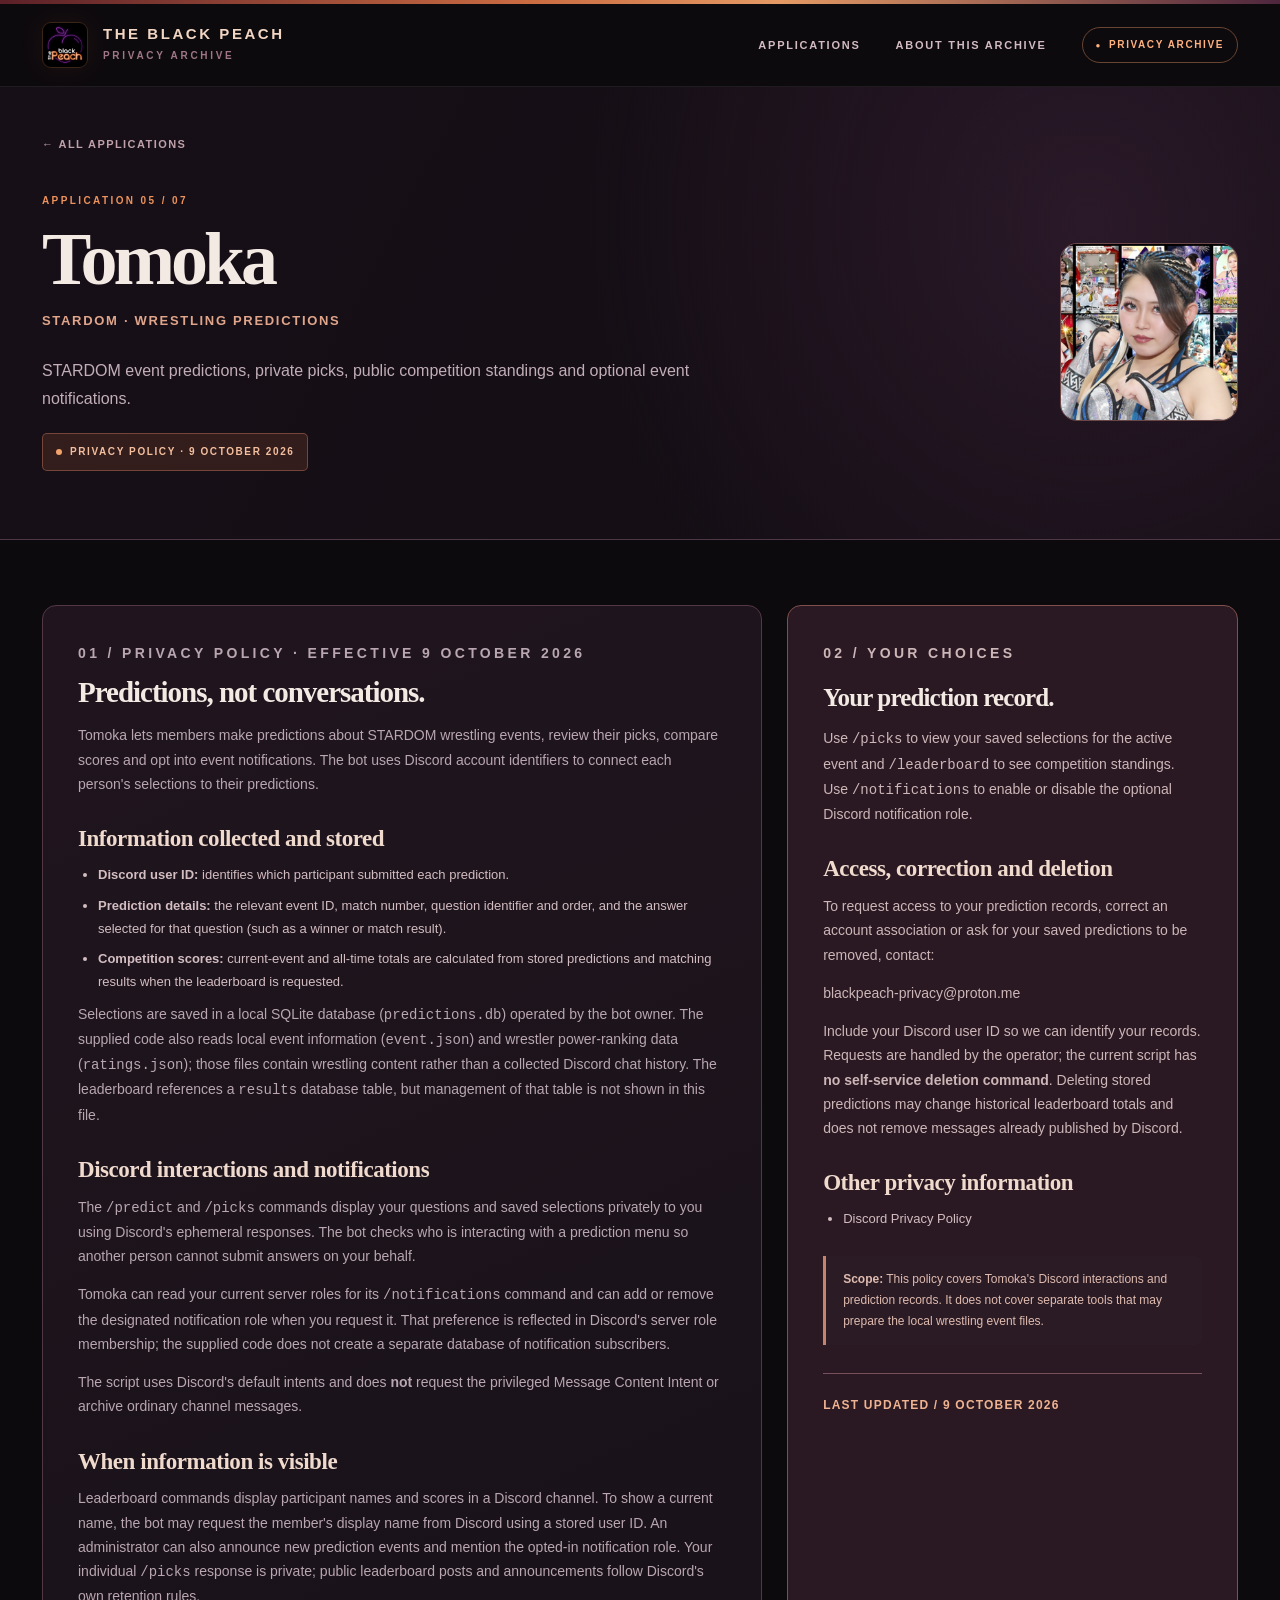
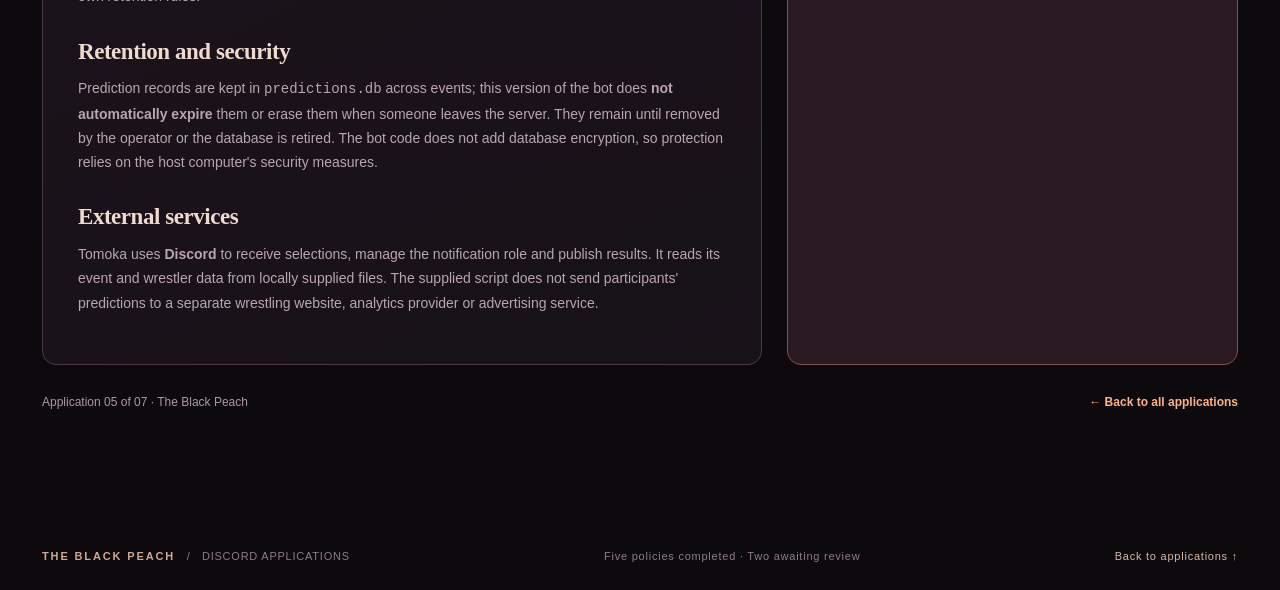
<file: policies/tomoka.html>
<!doctype html><html lang="en"><head><meta charset="utf-8"><meta name="viewport" content="width=device-width,initial-scale=1"><meta name="color-scheme" content="dark"><title>Tomoka — Privacy Policy · The Black Peach</title><meta name="description" content="Privacy policy for Tomoka, The Black Peach STARDOM predictions Discord bot."><link rel="icon" type="image/svg+xml" href="../assets/favicon.svg"><link rel="stylesheet" href="../assets/style.css"></head><body><a class="skip" href="#main">Skip to main content</a><div class="top-ribbon"></div>
<header class="header"><div class="shell nav"><a class="logo" href="../index.html" aria-label="The Black Peach privacy index"><span class="logo-mark"><svg viewBox="0 0 40 40" xmlns="http://www.w3.org/2000/svg" aria-hidden="true"><path d="M20 12C14 4 5 13 7 24c1 10 10 12 13 8 7 5 15-1 14-11C33 10 24 5 21 12" fill="#522737" stroke="#d78861" stroke-width="1.6"/><path d="M20 13c1-5 6-8 11-8M20 14c-3-5-7-6-10-5M20 31v7m0-4-5 4m5-2 5 3" stroke="#c18177" fill="none" stroke-width="1.6" stroke-linecap="round"/></svg></span><span><span class="logo-name">THE BLACK PEACH</span><span class="logo-sub">Privacy archive</span></span></a><nav class="nav-links" aria-label="Primary"><a href="../index.html#apps">Applications</a><a href="../index.html#about">About this archive</a><span class="nav-pill">Privacy archive</span></nav></div></header>
<main id="main"><section class="policy-hero"><div class="shell"><a class="back" href="../index.html#apps">← All applications</a><div class="policy-head"><div><p class="tiny-label">Application 05 / 07</p><h1>Tomoka</h1><p class="category">STARDOM · wrestling predictions</p><p class="intro">STARDOM event predictions, private picks, public competition standings and optional event notifications.</p><span class="badge-draft">Privacy policy · 9 October 2026</span></div><img class="policy-portrait" src="../assets/icons/tomoka.png" alt="Tomoka application icon" width="256" height="256"></div></div></section>
<section class="policy-main"><div class="shell"><div class="policy-cols">
<article class="paper">
  <p class="tiny-label">01 / Privacy policy · effective 9 October 2026</p>
  <h2>Predictions, not conversations.</h2>
  <p>Tomoka lets members make predictions about STARDOM wrestling events, review their picks, compare scores and opt into event notifications. The bot uses Discord account identifiers to connect each person's selections to their predictions.</p>
  <h3 class="policy-subheading">Information collected and stored</h3>
  <ul class="verify-list">
    <li><strong>Discord user ID:</strong> identifies which participant submitted each prediction.</li>
    <li><strong>Prediction details:</strong> the relevant event ID, match number, question identifier and order, and the answer selected for that question (such as a winner or match result).</li>
    <li><strong>Competition scores:</strong> current-event and all-time totals are calculated from stored predictions and matching results when the leaderboard is requested.</li>
  </ul>
  <p>Selections are saved in a local SQLite database (<code>predictions.db</code>) operated by the bot owner. The supplied code also reads local event information (<code>event.json</code>) and wrestler power-ranking data (<code>ratings.json</code>); those files contain wrestling content rather than a collected Discord chat history. The leaderboard references a <code>results</code> database table, but management of that table is not shown in this file.</p>
  <h3 class="policy-subheading">Discord interactions and notifications</h3>
  <p>The <code>/predict</code> and <code>/picks</code> commands display your questions and saved selections privately to you using Discord's ephemeral responses. The bot checks who is interacting with a prediction menu so another person cannot submit answers on your behalf.</p>
  <p>Tomoka can read your current server roles for its <code>/notifications</code> command and can add or remove the designated notification role when you request it. That preference is reflected in Discord's server role membership; the supplied code does not create a separate database of notification subscribers.</p>
  <p>The script uses Discord's default intents and does <strong>not</strong> request the privileged Message Content Intent or archive ordinary channel messages.</p>
  <h3 class="policy-subheading">When information is visible</h3>
  <p>Leaderboard commands display participant names and scores in a Discord channel. To show a current name, the bot may request the member's display name from Discord using a stored user ID. An administrator can also announce new prediction events and mention the opted-in notification role. Your individual <code>/picks</code> response is private; public leaderboard posts and announcements follow Discord's own retention rules.</p>
  <h3 class="policy-subheading">Retention and security</h3>
  <p>Prediction records are kept in <code>predictions.db</code> across events; this version of the bot does <strong>not automatically expire</strong> them or erase them when someone leaves the server. They remain until removed by the operator or the database is retired. The bot code does not add database encryption, so protection relies on the host computer's security measures.</p>
  <h3 class="policy-subheading">External services</h3>
  <p>Tomoka uses <strong>Discord</strong> to receive selections, manage the notification role and publish results. It reads its event and wrestler data from locally supplied files. The supplied script does not send participants' predictions to a separate wrestling website, analytics provider or advertising service.</p>
</article>
<aside class="paper note-panel">
  <p class="tiny-label">02 / Your choices</p>
  <h2>Your prediction record.</h2>
  <p>Use <code>/picks</code> to view your saved selections for the active event and <code>/leaderboard</code> to see competition standings. Use <code>/notifications</code> to enable or disable the optional Discord notification role.</p>
  <h3 class="policy-subheading">Access, correction and deletion</h3>
  <p>To request access to your prediction records, correct an account association or ask for your saved predictions to be removed, contact:</p>
  <p><a href="mailto:blackpeach-privacy@proton.me">blackpeach-privacy@proton.me</a></p>
  <p>Include your Discord user ID so we can identify your records. Requests are handled by the operator; the current script has <strong>no self-service deletion command</strong>. Deleting stored predictions may change historical leaderboard totals and does not remove messages already published by Discord.</p>
  <h3 class="policy-subheading">Other privacy information</h3>
  <ul class="verify-list">
    <li><a href="https://discord.com/privacy" rel="noopener noreferrer">Discord Privacy Policy</a></li>
  </ul>
  <div class="auth-confirmed"><strong>Scope:</strong> This policy covers Tomoka's Discord interactions and prediction records. It does not cover separate tools that may prepare the local wrestling event files.</div>
  <p class="caps">Last updated / 9 October 2026</p>
</aside></div>
<div class="subfoot"><span>Application 05 of 07 · The Black Peach</span><a href="../index.html#apps">← Back to all applications</a></div></div></section></main><footer class="footer"><div class="shell foot"><span><strong>THE BLACK PEACH</strong> &nbsp; / &nbsp; DISCORD APPLICATIONS</span><span>Five policies completed · Two awaiting review</span><a href="../index.html#apps">Back to applications ↑</a></div></footer></body></html>
</file>
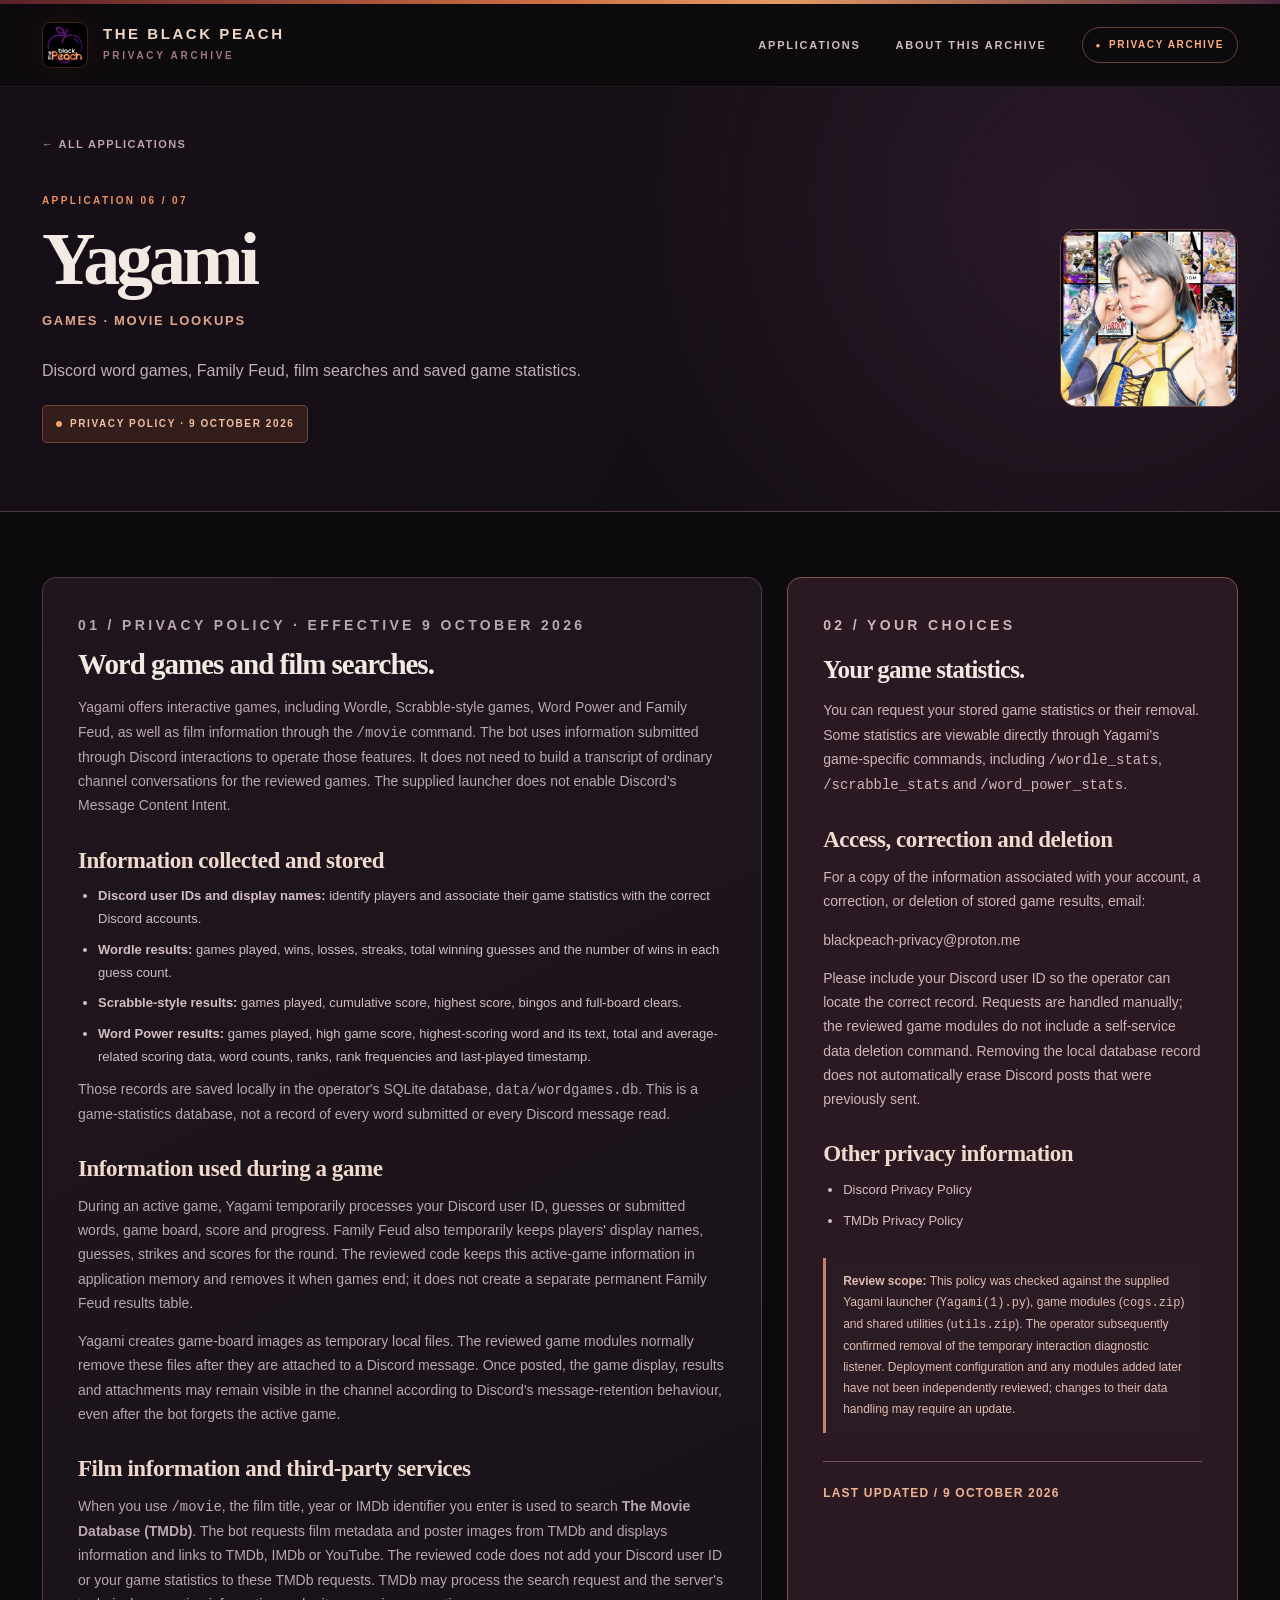
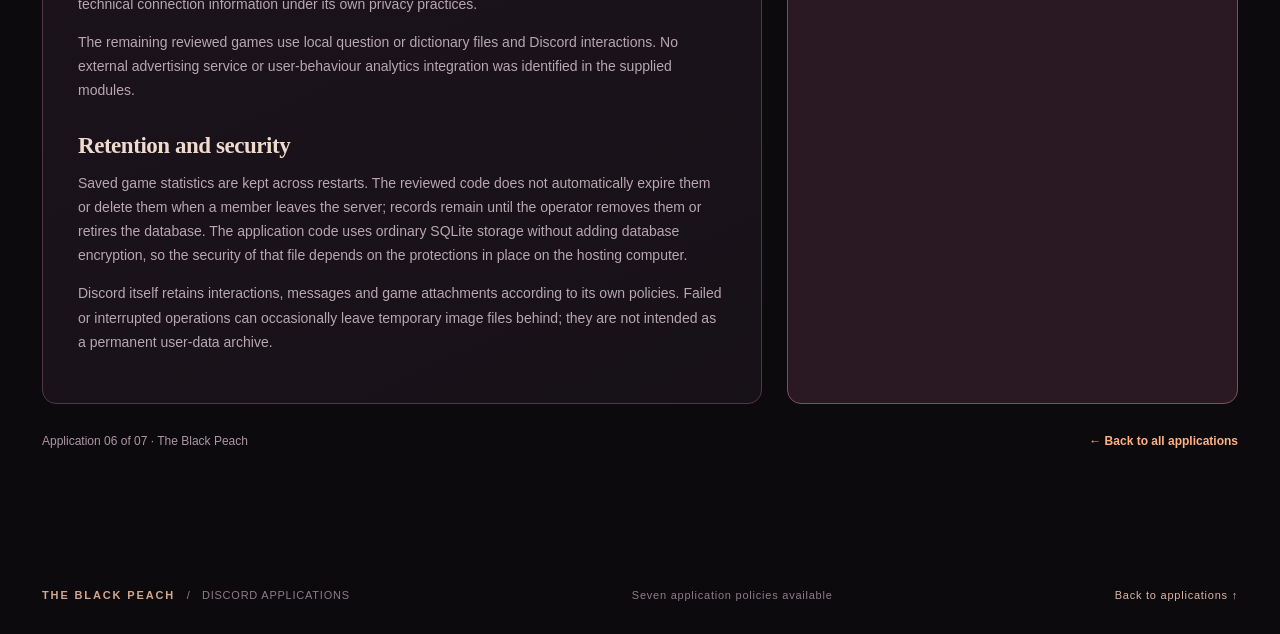
<file: policies/yagami.html>
<!doctype html><html lang="en"><head><meta charset="utf-8"><meta name="viewport" content="width=device-width,initial-scale=1"><meta name="color-scheme" content="dark"><title>Yagami — Privacy Policy · The Black Peach</title><meta name="description" content="Privacy policy for Yagami, The Black Peach Discord application."><link rel="icon" type="image/svg+xml" href="../assets/favicon.svg"><link rel="stylesheet" href="../assets/style.css"></head><body><a class="skip" href="#main">Skip to main content</a><div class="top-ribbon"></div>
<header class="header"><div class="shell nav"><a class="logo" href="../index.html" aria-label="The Black Peach privacy index"><span class="logo-mark"><svg viewBox="0 0 40 40" xmlns="http://www.w3.org/2000/svg" aria-hidden="true"><path d="M20 12C14 4 5 13 7 24c1 10 10 12 13 8 7 5 15-1 14-11C33 10 24 5 21 12" fill="#522737" stroke="#d78861" stroke-width="1.6"/><path d="M20 13c1-5 6-8 11-8M20 14c-3-5-7-6-10-5M20 31v7m0-4-5 4m5-2 5 3" stroke="#c18177" fill="none" stroke-width="1.6" stroke-linecap="round"/></svg></span><span><span class="logo-name">THE BLACK PEACH</span><span class="logo-sub">Privacy archive</span></span></a><nav class="nav-links" aria-label="Primary"><a href="../index.html#apps">Applications</a><a href="../index.html#about">About this archive</a><span class="nav-pill">Privacy archive</span></nav></div></header>
<main id="main"><section class="policy-hero"><div class="shell"><a class="back" href="../index.html#apps">← All applications</a><div class="policy-head"><div><p class="tiny-label">Application 06 / 07</p><h1>Yagami</h1><p class="category">Games · movie lookups</p><p class="intro">Discord word games, Family Feud, film searches and saved game statistics.</p><span class="badge-draft">Privacy policy · 9 October 2026</span></div><img class="policy-portrait" src="../assets/icons/yagami.png" alt="Yagami application icon" width="256" height="256"></div></div></section>
<section class="policy-main"><div class="shell"><div class="policy-cols">
<article class="paper">
  <p class="tiny-label">01 / Privacy policy · effective 9 October 2026</p>
  <h2>Word games and film searches.</h2>
  <p>Yagami offers interactive games, including Wordle, Scrabble-style games, Word Power and Family Feud, as well as film information through the <code>/movie</code> command. The bot uses information submitted through Discord interactions to operate those features. It does not need to build a transcript of ordinary channel conversations for the reviewed games. The supplied launcher does not enable Discord's Message Content Intent.</p>
  <h3 class="policy-subheading">Information collected and stored</h3>
  <ul class="verify-list">
    <li><strong>Discord user IDs and display names:</strong> identify players and associate their game statistics with the correct Discord accounts.</li>
    <li><strong>Wordle results:</strong> games played, wins, losses, streaks, total winning guesses and the number of wins in each guess count.</li>
    <li><strong>Scrabble-style results:</strong> games played, cumulative score, highest score, bingos and full-board clears.</li>
    <li><strong>Word Power results:</strong> games played, high game score, highest-scoring word and its text, total and average-related scoring data, word counts, ranks, rank frequencies and last-played timestamp.</li>
  </ul>
  <p>Those records are saved locally in the operator's SQLite database, <code>data/wordgames.db</code>. This is a game-statistics database, not a record of every word submitted or every Discord message read.</p>
  <h3 class="policy-subheading">Information used during a game</h3>
  <p>During an active game, Yagami temporarily processes your Discord user ID, guesses or submitted words, game board, score and progress. Family Feud also temporarily keeps players' display names, guesses, strikes and scores for the round. The reviewed code keeps this active-game information in application memory and removes it when games end; it does not create a separate permanent Family Feud results table.</p>
  <p>Yagami creates game-board images as temporary local files. The reviewed game modules normally remove these files after they are attached to a Discord message. Once posted, the game display, results and attachments may remain visible in the channel according to Discord's message-retention behaviour, even after the bot forgets the active game.</p>
  <h3 class="policy-subheading">Film information and third-party services</h3>
  <p>When you use <code>/movie</code>, the film title, year or IMDb identifier you enter is used to search <strong>The Movie Database (TMDb)</strong>. The bot requests film metadata and poster images from TMDb and displays information and links to TMDb, IMDb or YouTube. The reviewed code does not add your Discord user ID or your game statistics to these TMDb requests. TMDb may process the search request and the server's technical connection information under its own privacy practices.</p>
  <p>The remaining reviewed games use local question or dictionary files and Discord interactions. No external advertising service or user-behaviour analytics integration was identified in the supplied modules.</p>
  <h3 class="policy-subheading">Retention and security</h3>
  <p>Saved game statistics are kept across restarts. The reviewed code does not automatically expire them or delete them when a member leaves the server; records remain until the operator removes them or retires the database. The application code uses ordinary SQLite storage without adding database encryption, so the security of that file depends on the protections in place on the hosting computer.</p>
  <p>Discord itself retains interactions, messages and game attachments according to its own policies. Failed or interrupted operations can occasionally leave temporary image files behind; they are not intended as a permanent user-data archive.</p>

</article>
<aside class="paper note-panel">
  <p class="tiny-label">02 / Your choices</p>
  <h2>Your game statistics.</h2>
  <p>You can request your stored game statistics or their removal. Some statistics are viewable directly through Yagami's game-specific commands, including <code>/wordle_stats</code>, <code>/scrabble_stats</code> and <code>/word_power_stats</code>.</p>
  <h3 class="policy-subheading">Access, correction and deletion</h3>
  <p>For a copy of the information associated with your account, a correction, or deletion of stored game results, email:</p>
  <p><a href="mailto:blackpeach-privacy@proton.me">blackpeach-privacy@proton.me</a></p>
  <p>Please include your Discord user ID so the operator can locate the correct record. Requests are handled manually; the reviewed game modules do not include a self-service data deletion command. Removing the local database record does not automatically erase Discord posts that were previously sent.</p>
  <h3 class="policy-subheading">Other privacy information</h3>
  <ul class="verify-list">
    <li><a href="https://discord.com/privacy" rel="noopener noreferrer">Discord Privacy Policy</a></li>
    <li><a href="https://www.themoviedb.org/privacy-policy" rel="noopener noreferrer">TMDb Privacy Policy</a></li>
  </ul>
  <div class="auth-confirmed"><strong>Review scope:</strong> This policy was checked against the supplied Yagami launcher (<code>Yagami(1).py</code>), game modules (<code>cogs.zip</code>) and shared utilities (<code>utils.zip</code>). The operator subsequently confirmed removal of the temporary interaction diagnostic listener. Deployment configuration and any modules added later have not been independently reviewed; changes to their data handling may require an update.</div>
  <p class="caps">Last updated / 9 October 2026</p>

</aside></div>
<div class="subfoot"><span>Application 06 of 07 · The Black Peach</span><a href="../index.html#apps">← Back to all applications</a></div></div></section></main><footer class="footer"><div class="shell foot"><span><strong>THE BLACK PEACH</strong> &nbsp; / &nbsp; DISCORD APPLICATIONS</span><span>Seven application policies available</span><a href="../index.html#apps">Back to applications ↑</a></div></footer></body></html>
</file>
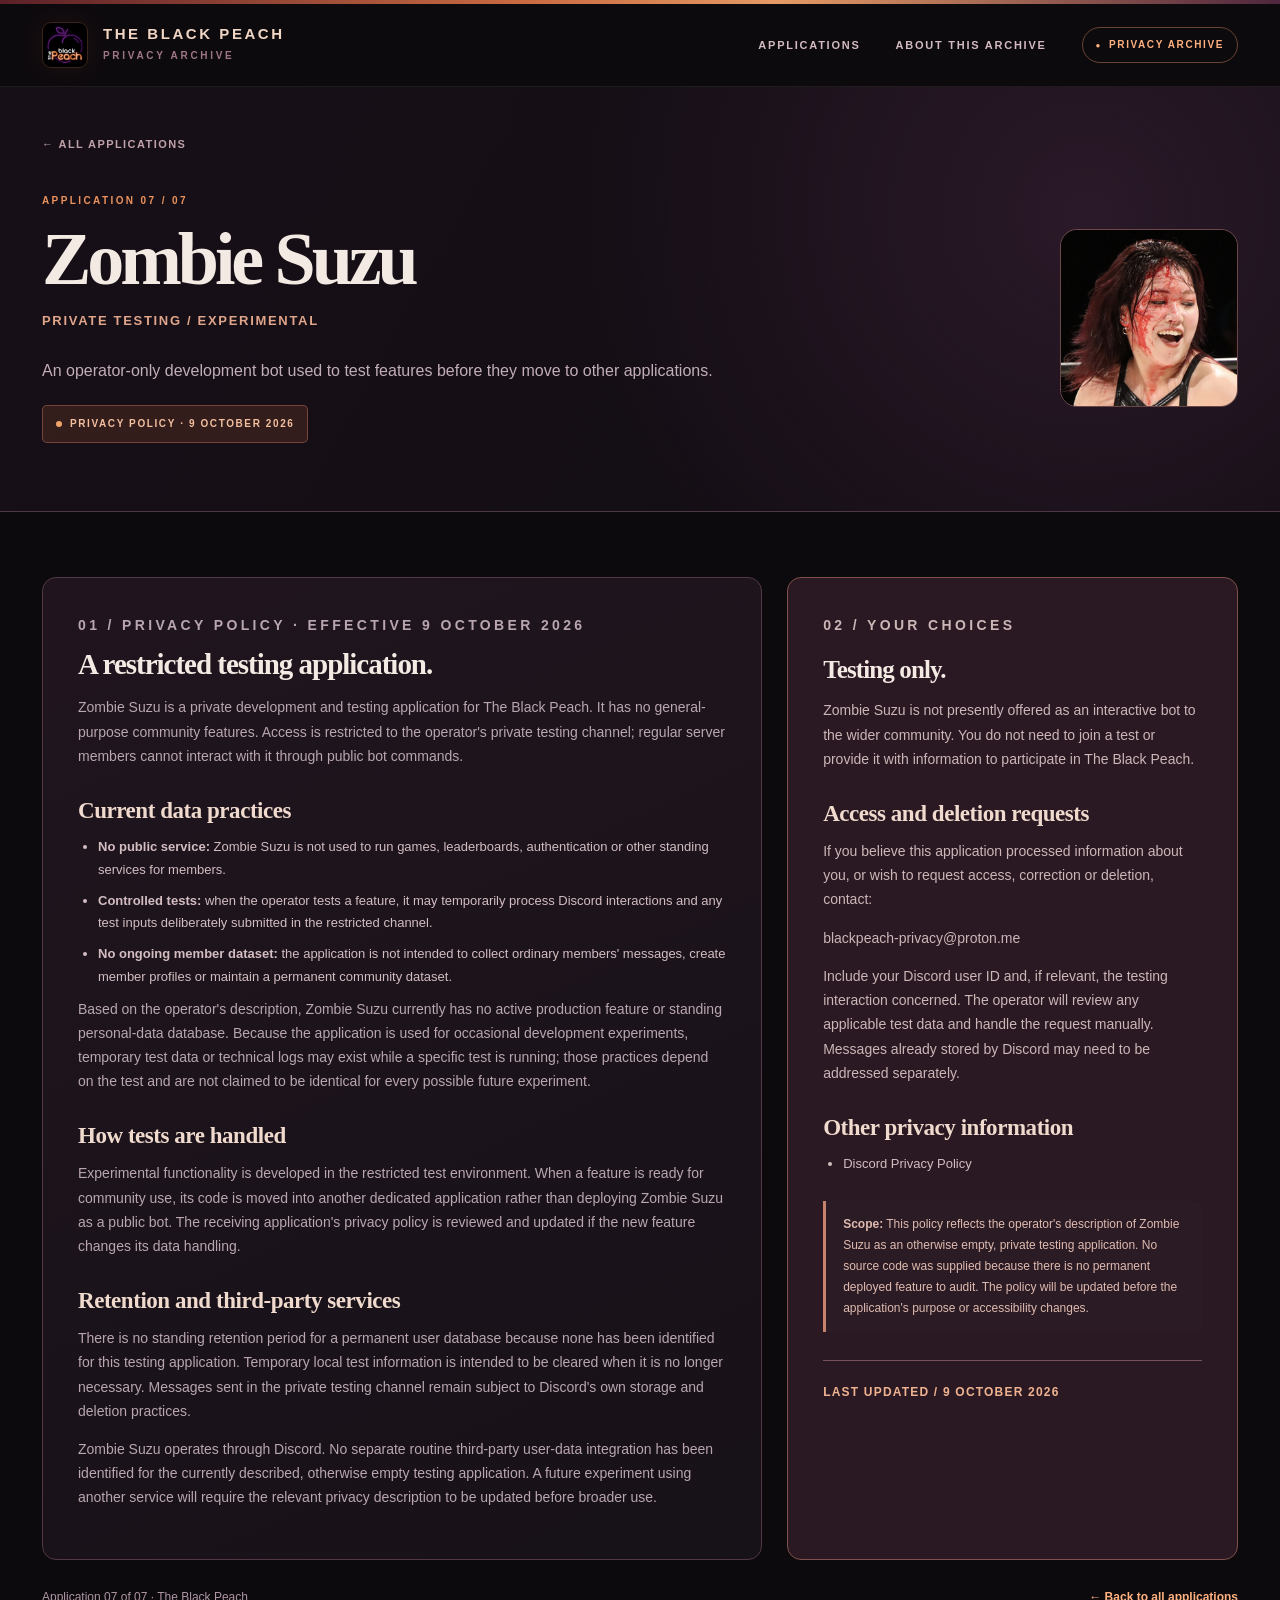
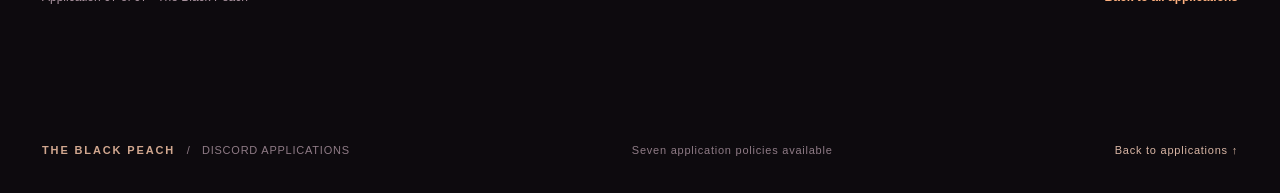
<file: policies/zombie-suzu.html>
<!doctype html><html lang="en"><head><meta charset="utf-8"><meta name="viewport" content="width=device-width,initial-scale=1"><meta name="color-scheme" content="dark"><title>Zombie Suzu — Privacy Policy · The Black Peach</title><meta name="description" content="Privacy policy for Zombie Suzu, The Black Peach Discord application."><link rel="icon" type="image/svg+xml" href="../assets/favicon.svg"><link rel="stylesheet" href="../assets/style.css"></head><body><a class="skip" href="#main">Skip to main content</a><div class="top-ribbon"></div>
<header class="header"><div class="shell nav"><a class="logo" href="../index.html" aria-label="The Black Peach privacy index"><span class="logo-mark"><svg viewBox="0 0 40 40" xmlns="http://www.w3.org/2000/svg" aria-hidden="true"><path d="M20 12C14 4 5 13 7 24c1 10 10 12 13 8 7 5 15-1 14-11C33 10 24 5 21 12" fill="#522737" stroke="#d78861" stroke-width="1.6"/><path d="M20 13c1-5 6-8 11-8M20 14c-3-5-7-6-10-5M20 31v7m0-4-5 4m5-2 5 3" stroke="#c18177" fill="none" stroke-width="1.6" stroke-linecap="round"/></svg></span><span><span class="logo-name">THE BLACK PEACH</span><span class="logo-sub">Privacy archive</span></span></a><nav class="nav-links" aria-label="Primary"><a href="../index.html#apps">Applications</a><a href="../index.html#about">About this archive</a><span class="nav-pill">Privacy archive</span></nav></div></header>
<main id="main"><section class="policy-hero"><div class="shell"><a class="back" href="../index.html#apps">← All applications</a><div class="policy-head"><div><p class="tiny-label">Application 07 / 07</p><h1>Zombie Suzu</h1><p class="category">Private testing / experimental</p><p class="intro">An operator-only development bot used to test features before they move to other applications.</p><span class="badge-draft">Privacy policy · 9 October 2026</span></div><img class="policy-portrait" src="../assets/icons/zombie.png" alt="Zombie Suzu application icon" width="256" height="256"></div></div></section>
<section class="policy-main"><div class="shell"><div class="policy-cols">
<article class="paper">
  <p class="tiny-label">01 / Privacy policy · effective 9 October 2026</p>
  <h2>A restricted testing application.</h2>
  <p>Zombie Suzu is a private development and testing application for The Black Peach. It has no general-purpose community features. Access is restricted to the operator's private testing channel; regular server members cannot interact with it through public bot commands.</p>
  <h3 class="policy-subheading">Current data practices</h3>
  <ul class="verify-list">
    <li><strong>No public service:</strong> Zombie Suzu is not used to run games, leaderboards, authentication or other standing services for members.</li>
    <li><strong>Controlled tests:</strong> when the operator tests a feature, it may temporarily process Discord interactions and any test inputs deliberately submitted in the restricted channel.</li>
    <li><strong>No ongoing member dataset:</strong> the application is not intended to collect ordinary members' messages, create member profiles or maintain a permanent community dataset.</li>
  </ul>
  <p>Based on the operator's description, Zombie Suzu currently has no active production feature or standing personal-data database. Because the application is used for occasional development experiments, temporary test data or technical logs may exist while a specific test is running; those practices depend on the test and are not claimed to be identical for every possible future experiment.</p>
  <h3 class="policy-subheading">How tests are handled</h3>
  <p>Experimental functionality is developed in the restricted test environment. When a feature is ready for community use, its code is moved into another dedicated application rather than deploying Zombie Suzu as a public bot. The receiving application's privacy policy is reviewed and updated if the new feature changes its data handling.</p>
  <h3 class="policy-subheading">Retention and third-party services</h3>
  <p>There is no standing retention period for a permanent user database because none has been identified for this testing application. Temporary local test information is intended to be cleared when it is no longer necessary. Messages sent in the private testing channel remain subject to Discord's own storage and deletion practices.</p>
  <p>Zombie Suzu operates through Discord. No separate routine third-party user-data integration has been identified for the currently described, otherwise empty testing application. A future experiment using another service will require the relevant privacy description to be updated before broader use.</p>

</article>
<aside class="paper note-panel">
  <p class="tiny-label">02 / Your choices</p>
  <h2>Testing only.</h2>
  <p>Zombie Suzu is not presently offered as an interactive bot to the wider community. You do not need to join a test or provide it with information to participate in The Black Peach.</p>
  <h3 class="policy-subheading">Access and deletion requests</h3>
  <p>If you believe this application processed information about you, or wish to request access, correction or deletion, contact:</p>
  <p><a href="mailto:blackpeach-privacy@proton.me">blackpeach-privacy@proton.me</a></p>
  <p>Include your Discord user ID and, if relevant, the testing interaction concerned. The operator will review any applicable test data and handle the request manually. Messages already stored by Discord may need to be addressed separately.</p>
  <h3 class="policy-subheading">Other privacy information</h3>
  <ul class="verify-list"><li><a href="https://discord.com/privacy" rel="noopener noreferrer">Discord Privacy Policy</a></li></ul>
  <div class="auth-confirmed"><strong>Scope:</strong> This policy reflects the operator's description of Zombie Suzu as an otherwise empty, private testing application. No source code was supplied because there is no permanent deployed feature to audit. The policy will be updated before the application's purpose or accessibility changes.</div>
  <p class="caps">Last updated / 9 October 2026</p>

</aside></div>
<div class="subfoot"><span>Application 07 of 07 · The Black Peach</span><a href="../index.html#apps">← Back to all applications</a></div></div></section></main><footer class="footer"><div class="shell foot"><span><strong>THE BLACK PEACH</strong> &nbsp; / &nbsp; DISCORD APPLICATIONS</span><span>Seven application policies available</span><a href="../index.html#apps">Back to applications ↑</a></div></footer></body></html>
</file>
<file: assets/style.css>
/* THE BLACK PEACH — lightweight static policies / no libraries, trackers or JS */
:root{color-scheme:dark;--bg:#0d0a0e;--bg2:#120c12;--panel:#1b131b;--panel2:#211720;--line:#44313e;--white:#f4eae4;--soft:#b6a7ac;--quiet:#988a94;--ember:#ec925c;--ember2:#ffb17f;--purple:#8a607f;--radius:14px}
*{box-sizing:border-box}
html{scroll-behavior:smooth}
body{margin:0;background:var(--bg);color:var(--white);font:15px/1.65 'Segoe UI',Tahoma,Arial,sans-serif;min-height:100vh;overflow-x:hidden}
a{color:inherit;text-decoration:none}
a:focus-visible{outline:2px solid var(--ember2);outline-offset:4px;border-radius:3px}
h1,h2,h3,p{margin-top:0}
.shell{width:min(1260px,calc(100% - 84px));margin:0 auto}
.sr-only{position:absolute;width:1px;height:1px;overflow:hidden;clip:rect(0,0,0,0);white-space:nowrap}
.skip{position:absolute;left:-10000px;top:10px;z-index:999;background:var(--ember);color:#1c0d0d;padding:10px 16px}
.skip:focus{left:12px}
.top-ribbon{height:4px;background:linear-gradient(90deg,#5b2028 0%,#ca6b42 41%,#e59a64 61%,#4e263d 100%)}
.header{position:relative;z-index:9;background:rgba(13,10,14,.94);border-bottom:1px solid #ffffff13}
.nav{min-height:82px;display:flex;justify-content:space-between;align-items:center;gap:24px}
.logo{display:flex;align-items:center;gap:15px;min-width:0}
/* Reuse the site's Black Peach favicon artwork in the header on every page. */
.logo-mark{width:46px;height:46px;border:1px solid #9d613f54;background:#080609 url('favicon.svg') center/cover no-repeat;display:grid;place-items:center;border-radius:9px;box-shadow:0 0 24px #e3713116;flex:none}
.logo-mark svg{display:none}
.logo-name{display:block;font-weight:900;font-size:15px;letter-spacing:.17em;line-height:1.2;color:#f2d6c4}
.logo-sub{display:block;font-weight:750;text-transform:uppercase;font-size:10px;letter-spacing:.27em;color:#9f7784;margin-top:5px}
.nav-links{display:flex;align-items:center;gap:35px}
.nav-links a{font-size:11px;font-weight:800;letter-spacing:.16em;text-transform:uppercase;color:#d2bbc1;transition:color .2s}
.nav-links a:hover{color:var(--ember2)}
.nav-pill{padding:9px 13px;color:var(--ember2);font-size:10px;text-transform:uppercase;letter-spacing:.16em;border:1px solid #9b6547a3;border-radius:100px;font-weight:800;white-space:nowrap}
.nav-pill:before{content:'●';font-size:8px;margin-right:7px}
/* Long-format gothic hero, using a subdued crop from the user's banner artwork */
.hero{position:relative;isolation:isolate;overflow:hidden;border-bottom:1px solid #5941535e;background:radial-gradient(ellipse 50% 100% at 89% 47%,#45223b72,transparent 90%),linear-gradient(119deg,#100b12 0%,#1a101d 58%,#110b11 100%)}
.hero:after{content:'';position:absolute;inset:0;background:repeating-linear-gradient(90deg,transparent 0,transparent 119px,#ffffff04 120px);pointer-events:none;z-index:-1}
.hero-layout{min-height:493px;padding-top:92px;padding-bottom:75px;display:grid;grid-template-columns:1.1fr .9fr;gap:58px;align-items:center}
.eyebrow{color:var(--ember);text-transform:uppercase;letter-spacing:.28em;font-weight:900;font-size:11px;margin-bottom:24px;display:flex;align-items:center;gap:12px}
.eyebrow:before{content:'';height:1px;width:34px;background:var(--ember)}
.hero h1{font-family:Impact,'Arial Narrow','Segoe UI',sans-serif;letter-spacing:.02em;text-transform:uppercase;font-size:clamp(62px,7vw,102px);line-height:.94;margin:0 0 30px;font-weight:850}
.hero h1 span{display:block;color:#fff5ed}
.hero h1 em{display:block;font-style:normal;color:var(--ember2);text-shadow:0 0 45px #a24c3e33}
.hero-desc{max-width:560px;font-size:17px;line-height:1.75;color:#c8b8bd;margin-bottom:30px}
.hero-facts{display:flex;gap:28px;align-items:center;flex-wrap:wrap}
.hero-facts span{font-size:11px;text-transform:uppercase;letter-spacing:.1em;color:#9b8992;font-weight:700;display:flex;align-items:center;gap:10px}
.hero-facts strong{color:#f1dbce;font-size:14px}
.hero-visual{min-height:352px;position:relative;align-self:stretch;display:flex;align-items:center;justify-content:center}
.hero-visual:before{content:'';position:absolute;inset:12px;background:radial-gradient(ellipse 70% 68% at 50% 50%,transparent 34%,#110b12 88%),linear-gradient(90deg,#1a101a 0%,transparent 23%,transparent 77%,#1a101a 100%),url('peach-roots.webp') center 51%/cover;filter:contrast(1.22);mix-blend-mode:screen;opacity:.82;border-radius:6px;mask-image:radial-gradient(ellipse at 50% 47%,black 35%,transparent 79%)}
.hero-visual:after{content:'';position:absolute;width:292px;height:292px;border:1px solid #b7757c30;border-radius:50%;box-shadow:0 0 0 24px #ffffff05,0 0 0 65px #ffffff03;pointer-events:none}
.visual-label{position:absolute;bottom:12px;right:8px;color:#af7e8a;font:700 10px 'Segoe UI',sans-serif;letter-spacing:.25em;text-transform:uppercase}
.visual-symbol{position:absolute;right:24px;top:0;color:#aa677544;font-size:35px}
/* Index */
.directory{padding:79px 0 108px}
.section-top{display:flex;align-items:end;justify-content:space-between;gap:25px;margin-bottom:29px;padding-bottom:24px;border-bottom:1px solid #5d434f}
.tiny-label{text-transform:uppercase;letter-spacing:.24em;font-size:10px;font-weight:900;color:var(--ember);margin:0 0 11px}
.section-top h2{font-family:Georgia,'Times New Roman',serif;font-size:clamp(29px,3.2vw,44px);letter-spacing:-.045em;font-weight:700;line-height:1.14;margin:0}
.section-index{font:800 12px 'Segoe UI',sans-serif;color:#97808b;letter-spacing:.16em;white-space:nowrap;text-transform:uppercase;margin:0 0 6px}
.cards{display:grid;grid-template-columns:repeat(3,minmax(0,1fr));gap:19px}
.card{display:flex;flex-direction:column;min-width:0;overflow:hidden;border:1px solid #543743;background:#191219;border-radius:var(--radius);transition:border-color .18s ease,box-shadow .18s ease,background-color .18s ease;position:relative;isolation:isolate}
.card:hover,.card:focus-visible{border-color:#b37a67;background:#20151e;box-shadow:0 12px 36px #0009}
.card-img{height:216px;flex-shrink:0;position:relative;overflow:hidden;background:#21141e;line-height:0}
.card-img:before{content:'';position:absolute;z-index:1;inset:0;background:linear-gradient(0deg,#1d131b 0%,transparent 49%,#170d1a40 100%);pointer-events:none}
.card-img img{position:absolute;inset:0;width:100%;height:100%;display:block;object-fit:cover;object-position:center 36%;filter:saturate(.9) contrast(1.04)}
/* Image is deliberately static on hover: no zoom/reflow, clipping seams or pointer-hover oscillation. */
.card-count{position:absolute;z-index:2;left:19px;top:17px;font-weight:900;font-size:11px;letter-spacing:.16em;background:#140d13d9;color:#e4bea7;border:1px solid #e4a87e55;padding:6px 10px;border-radius:4px}
.card-state{position:absolute;z-index:2;right:16px;top:17px;background:#20131bdd;border:1px solid #a06b64a3;color:#f1ba92;border-radius:4px;padding:6px 10px;text-transform:uppercase;letter-spacing:.13em;font-size:10px;font-weight:900}
.card-body{padding:21px 22px 19px;display:flex;flex:1;flex-direction:column;min-height:199px}
.card-type{text-transform:uppercase;letter-spacing:.18em;font-size:10px;color:#c47e6f;font-weight:900;margin:0 0 9px}
.card-title{font:700 29px/1.15 Georgia,'Times New Roman',serif;letter-spacing:-.045em;color:#f4e6df;margin:0 0 11px}
.card-description{font-size:13px;line-height:1.6;color:#aa99a3;margin:0 0 22px}
.card-bottom{margin-top:auto;display:flex;justify-content:space-between;align-items:center;gap:10px;border-top:1px solid #5e404e94;padding-top:15px;color:#d5b5a8;font-size:11px;text-transform:uppercase;font-weight:850;letter-spacing:.13em}
.card-arrow{font-size:23px;line-height:1;color:var(--ember);font-family:Arial,sans-serif}
.card-wide{grid-column:span 3;display:grid;grid-template-columns:minmax(230px,1fr) 2fr;min-height:238px}
.card-wide .card-img{height:100%;min-height:238px}
.card-wide .card-body{padding:27px 28px;min-height:238px}
.card-wide .card-title{font-size:34px}
.card-wide .card-description{max-width:560px}
/* Draft explanation */
.info-section{background:linear-gradient(140deg,#1f131d,#140e16);border-top:1px solid #533847;border-bottom:1px solid #533847;padding:63px 0 68px}
.info-grid{display:grid;grid-template-columns:1fr .95fr;align-items:center;gap:88px}
.info-grid h2{font:700 34px/1.2 Georgia,'Times New Roman',serif;letter-spacing:-.04em;margin-bottom:17px}
.info-grid p{color:#b8a8b0;line-height:1.75;font-size:14px;margin:0}
.info-warning{border:1px solid #865648;background:#2c1c22;border-left:3px solid var(--ember);padding:25px 27px;border-radius:0 11px 11px 0}
.info-warning strong{font-size:13px;color:#ffcfb0;letter-spacing:.03em;display:block;margin-bottom:8px}
.info-warning p{font-size:13px;line-height:1.7;color:#d4b5ad}
.footer{padding:27px 0 33px;background:#0d0a0e}
.foot{display:flex;align-items:center;justify-content:space-between;gap:14px;flex-wrap:wrap;color:#8f7b86;font-size:11px;letter-spacing:.07em}
.foot strong{color:#d1a78f;letter-spacing:.17em}
.foot a{color:#d9b6a5}
.foot a:hover{color:var(--ember2)}
/* Policy placeholders */
.policy-hero{position:relative;border-bottom:1px solid #4e3746;overflow:hidden;background:radial-gradient(ellipse 49% 150% at 85% 30%,#382035a1,transparent 80%),linear-gradient(118deg,#170f17,#120d13);padding:44px 0 68px}
.back{display:inline-flex;color:#bfa1a9;text-transform:uppercase;letter-spacing:.13em;font-size:11px;font-weight:900;gap:10px;align-items:center;margin:0 0 40px}
.back:hover{color:var(--ember2)}
.policy-head{display:grid;grid-template-columns:1fr 178px;gap:35px;align-items:center}
.policy-head h1{font:800 clamp(48px,6vw,74px)/1.05 Georgia,'Times New Roman',serif;letter-spacing:-.055em;margin:0 0 12px}
.policy-head .category{font-size:13px;letter-spacing:.13em;text-transform:uppercase;font-weight:850;color:#e0a58b;margin:0 0 25px}
.policy-head .intro{color:#c2aeb7;font-size:16px;line-height:1.75;max-width:700px;margin:0 0 20px}
.policy-portrait{height:178px;width:178px;object-fit:cover;border-radius:17px;border:1px solid #bc786b7d;filter:saturate(.88)}
.badge-draft{display:inline-flex;align-items:center;gap:8px;border-radius:5px;color:#f3bf9f;background:#442721a8;border:1px solid #a968548c;font-weight:900;font-size:10px;letter-spacing:.16em;text-transform:uppercase;padding:10px 13px}
.badge-draft:before{content:'';width:6px;height:6px;background:#f1a36b;border-radius:50%}
.policy-main{padding:65px 0 107px}
.policy-cols{display:grid;grid-template-columns:1.23fr .77fr;gap:25px}
.paper{background:linear-gradient(155deg,#20151e,#171118);border:1px solid #523846;border-radius:14px;padding:35px}
.paper h2{font:700 29px Georgia,'Times New Roman',serif;letter-spacing:-.035em;margin:0 0 14px}
.paper > p{font-size:14px;color:#b9a6b0;line-height:1.73}
.placeholder-rows{margin-top:21px;border-top:1px solid #644552}
.placeholder-row{display:grid;grid-template-columns:34px 1fr;align-items:start;gap:10px;border-bottom:1px solid #533b45;padding:17px 0}
.placeholder-row:last-child{border-bottom:none}
.placeholder-num{font-size:10px;font-weight:900;color:#d08b73;letter-spacing:.1em;padding-top:3px}
.placeholder-row strong{font-size:14px;color:#ead6cd;display:block;margin-bottom:3px}
.placeholder-row span{font-size:12px;color:#98878e;line-height:1.6;display:block}
.note-panel{background:#2a1922;border-color:#80504c}
.note-panel .tiny-label{margin-bottom:19px}
.note-panel h2{font-size:25px}
.note-panel p{color:#ccb6b8}
.note-panel .caps{border-top:1px solid #76515c;margin-top:28px;padding-top:21px;color:#f0b391;font-weight:800;font-size:12px;text-transform:uppercase;letter-spacing:.1em}
.subfoot{display:flex;justify-content:space-between;gap:12px;align-items:center;margin-top:28px;font-size:12px;color:#ae96a3}
.subfoot a{color:var(--ember2);font-weight:800}
@media(max-width:1000px){.hero-layout{gap:10px}.cards{grid-template-columns:repeat(2,minmax(0,1fr))}.card-wide{grid-column:span 2}.info-grid{gap:28px}}
@media(max-width:750px){.shell{width:min(100% - 38px,1260px)}.nav{min-height:74px}.logo-name{font-size:12px}.nav-links{gap:14px}.nav-links a{display:none}.hero-layout{padding:72px 0 61px;display:block;min-height:auto}.hero-visual{position:absolute;opacity:.23;top:0;right:-90px;width:80%;height:100%;pointer-events:none;z-index:-1}.hero h1{font-size:clamp(62px,12vw,82px)}.hero-desc{font-size:15px}.directory{padding:60px 0 72px}.section-top h2{font-size:34px}.info-grid,.policy-cols{grid-template-columns:1fr;gap:21px}.policy-head{grid-template-columns:1fr 106px;gap:14px}.policy-portrait{width:106px;height:106px}.policy-head h1{font-size:49px}.policy-hero{padding-bottom:55px}.paper{padding:25px}.info-section{padding:45px 0}}
@media(max-width:570px){.cards{grid-template-columns:1fr}.card-wide{grid-column:auto;display:flex;min-height:auto}.card-wide .card-img{min-height:unset;height:216px}.card-wide .card-body{padding:21px 22px 19px;min-height:199px}.section-index{display:none}.hero h1{font-size:clamp(58px,14.8vw,78px)}.hero-facts{gap:14px}.hero-facts span{font-size:10px}.policy-head{display:block}.policy-portrait{display:none}.policy-head h1{font-size:clamp(47px,12vw,62px)}.policy-hero{padding-top:32px}.back{margin-bottom:30px}.policy-main{padding:45px 0 70px}.logo-mark{width:40px;height:40px}}
@media(prefers-reduced-motion:reduce){*,*:before,*:after{transition:none!important;scroll-behavior:auto!important}}

/* The one server-login application has a narrower privacy scope than the bots.
   Keep this page readable on mobile and keep it clearly marked as a draft. */
.permissions-list{display:grid;gap:13px;margin:24px 0 19px}
.permission-item{display:grid;grid-template-columns:36px minmax(0,1fr);gap:13px;padding:18px 19px;background:#180f17;border:1px solid #694252;border-radius:10px}
.permission-item .permission-number{color:#e7a27c;font-weight:900;font-size:12px;letter-spacing:.12em;line-height:1.9}
.permission-item strong{display:block;color:#f7dfd1;font-size:15px;line-height:1.4;margin:0 0 6px}
.permission-item p{color:#b9a5ac;font-size:13px;line-height:1.6;margin:0}
.policy-detail{font-size:13px;color:#c2abb4;line-height:1.7;margin:0 0 22px}
.policy-subheading{font:700 23px/1.3 Georgia,'Times New Roman',serif;letter-spacing:-.02em;margin:28px 0 10px;color:#f0dacd}
.auth-steps{margin:18px 0 0;padding:0;list-style:none;display:grid;gap:0;border-top:1px solid #644552}
.auth-steps li{padding:12px 0;border-bottom:1px solid #503841;display:grid;grid-template-columns:24px 1fr;gap:12px;color:#bda9b1;font-size:13px;line-height:1.6}
.auth-steps li b{font-size:11px;font-weight:900;color:#e2a17f}
.auth-steps li:last-child{border-bottom:0}
.auth-confirmed{border-left:3px solid #c7826c;background:#2b1b24;padding:13px 17px;border-radius:0 7px 7px 0;font-size:12px;color:#dfbbb0;line-height:1.75;margin-top:25px}
.verify-list{padding-left:20px;color:#d3bdc1;font-size:13px;line-height:1.75;margin:10px 0 0}
.verify-list li{margin-bottom:8px}
@media(hover:none){.card:hover{box-shadow:none;border-color:#543743;background:#191219}}
</file>
